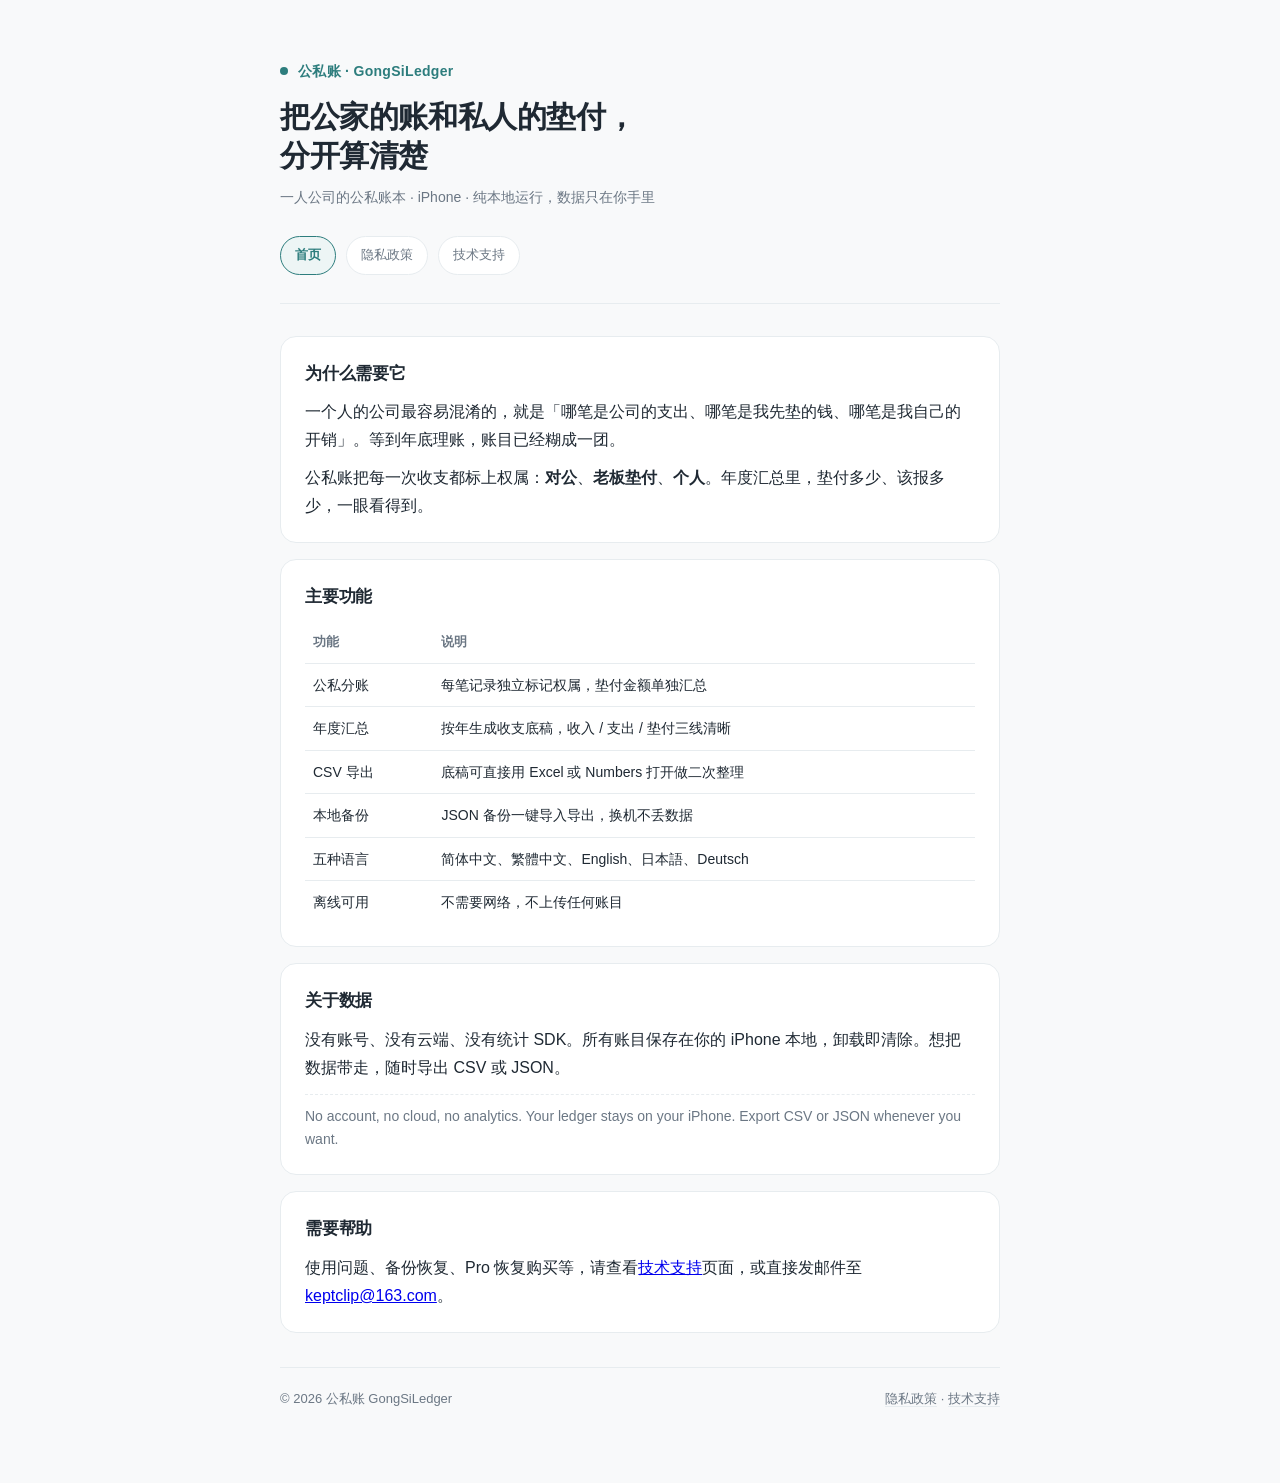
<file: index.html>
<!DOCTYPE html>
<html lang="zh-Hans">
<head>
<meta charset="utf-8">
<meta name="viewport" content="width=device-width, initial-scale=1">
<title>公私账 GongSiLedger · 一人公司的公私账本</title>
<meta name="description" content="公私账（GongSiLedger）：给一人公司用的公私分账记账工具。纯本地运行，不联网、不收集数据，一键导出年度底稿。">
<link rel="stylesheet" href="style.css">
</head>
<body>
<div class="wrap">

  <header>
    <div class="brand"><span class="dot"></span>公私账 · GongSiLedger</div>
    <h1>把公家的账和私人的垫付，<br>分开算清楚</h1>
    <p class="sub">一人公司的公私账本 · iPhone · 纯本地运行，数据只在你手里</p>
    <nav>
      <a href="index.html" class="active">首页</a>
      <a href="privacy.html">隐私政策</a>
      <a href="support.html">技术支持</a>
    </nav>
  </header>

  <section>
    <h2>为什么需要它</h2>
    <p>一个人的公司最容易混淆的，就是「哪笔是公司的支出、哪笔是我先垫的钱、哪笔是我自己的开销」。等到年底理账，账目已经糊成一团。</p>
    <p>公私账把每一次收支都标上权属：<strong>对公</strong>、<strong>老板垫付</strong>、<strong>个人</strong>。年度汇总里，垫付多少、该报多少，一眼看得到。</p>
  </section>

  <section>
    <h2>主要功能</h2>
    <table>
      <tr><th>功能</th><th>说明</th></tr>
      <tr><td>公私分账</td><td>每笔记录独立标记权属，垫付金额单独汇总</td></tr>
      <tr><td>年度汇总</td><td>按年生成收支底稿，收入 / 支出 / 垫付三线清晰</td></tr>
      <tr><td>CSV 导出</td><td>底稿可直接用 Excel 或 Numbers 打开做二次整理</td></tr>
      <tr><td>本地备份</td><td>JSON 备份一键导入导出，换机不丢数据</td></tr>
      <tr><td>五种语言</td><td>简体中文、繁體中文、English、日本語、Deutsch</td></tr>
      <tr><td>离线可用</td><td>不需要网络，不上传任何账目</td></tr>
    </table>
  </section>

  <section>
    <h2>关于数据</h2>
    <p>没有账号、没有云端、没有统计 SDK。所有账目保存在你的 iPhone 本地，卸载即清除。想把数据带走，随时导出 CSV 或 JSON。</p>
    <p class="en">No account, no cloud, no analytics. Your ledger stays on your iPhone. Export CSV or JSON whenever you want.</p>
  </section>

  <section>
    <h2>需要帮助</h2>
    <p>使用问题、备份恢复、Pro 恢复购买等，请查看<a href="support.html">技术支持</a>页面，或直接发邮件至 <a href="mailto:keptclip@163.com">keptclip@163.com</a>。</p>
  </section>

  <footer>
    <span>© 2026 公私账 GongSiLedger</span>
    <span><a href="privacy.html">隐私政策</a> · <a href="support.html">技术支持</a></span>
  </footer>

</div>
</body>
</html>
</file>
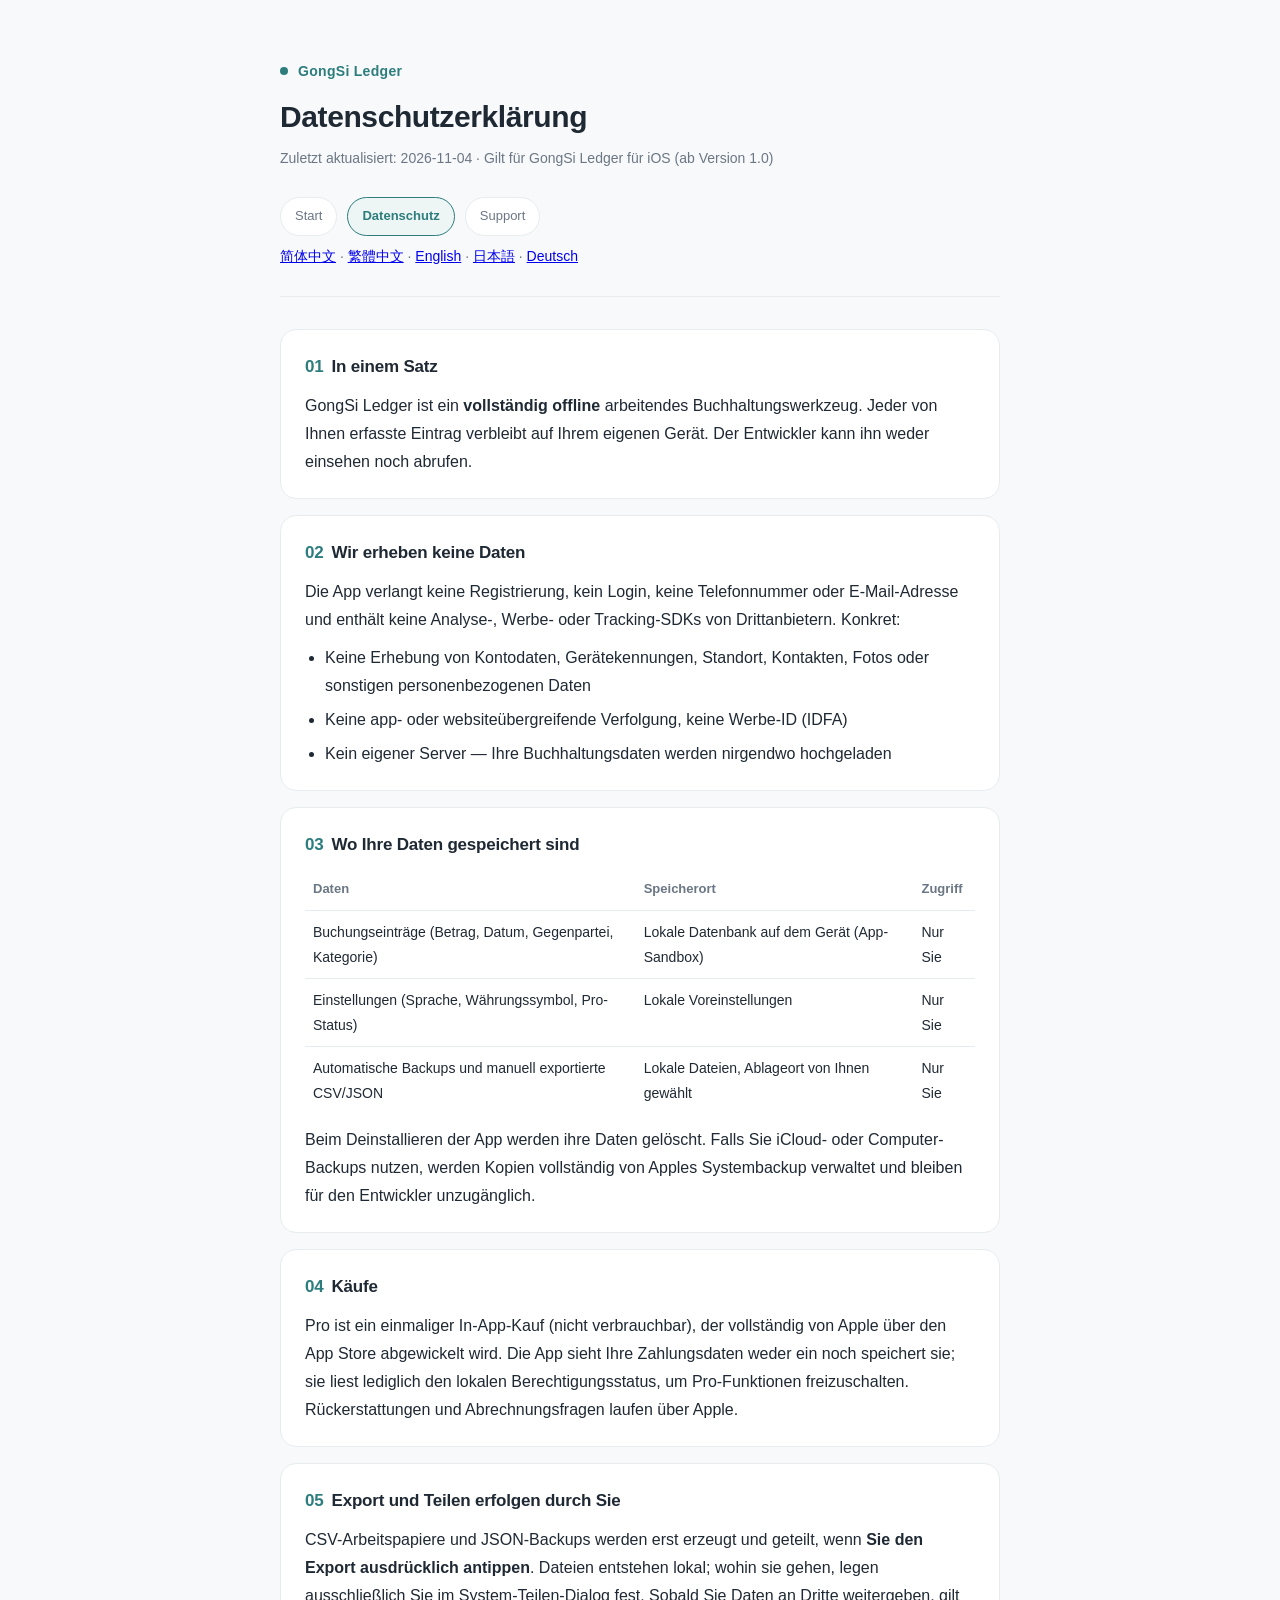
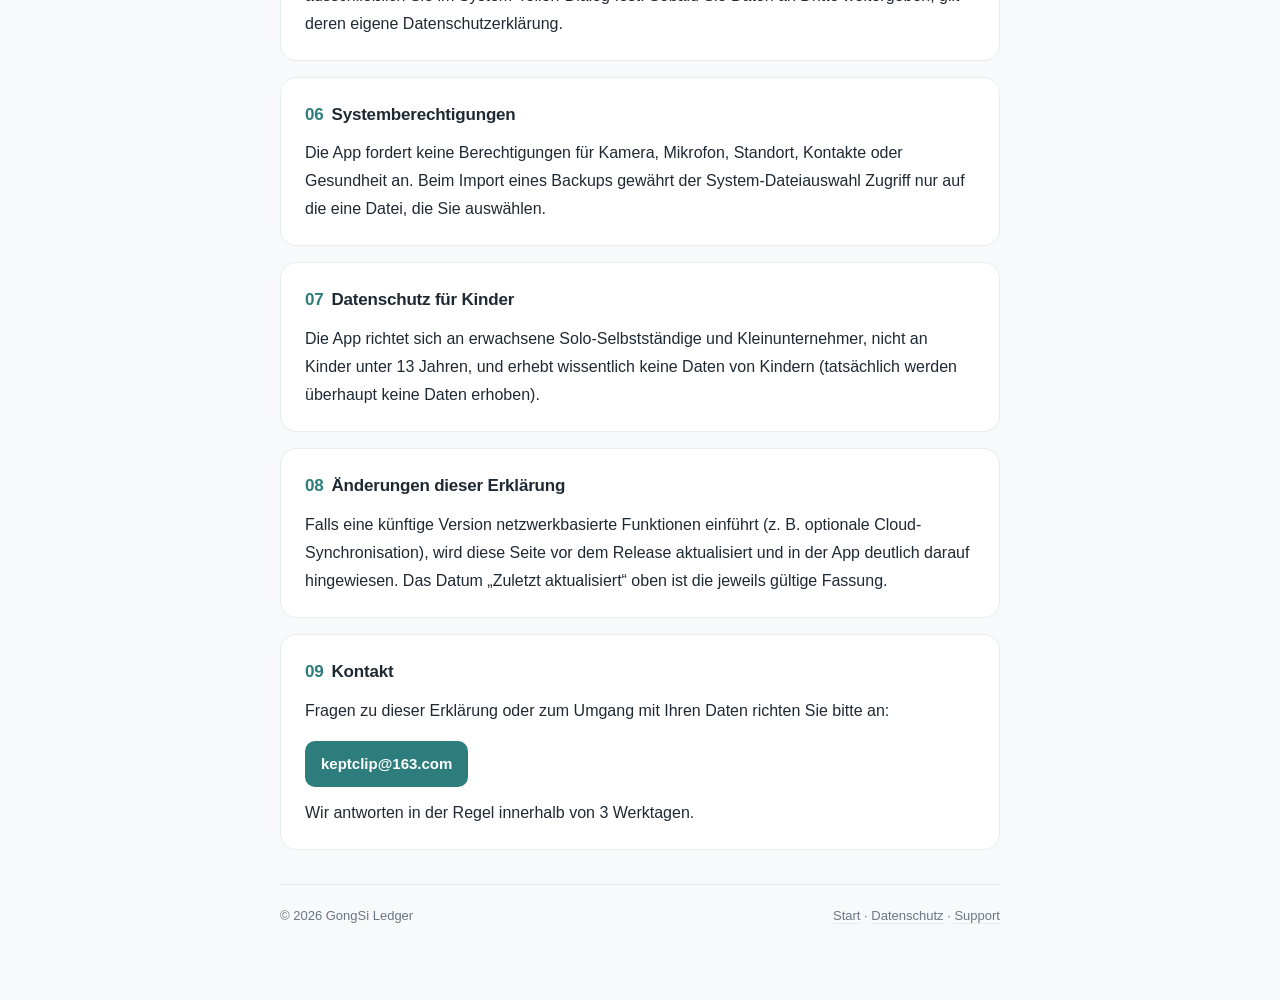
<file: privacy-de.html>
<!DOCTYPE html>
<html lang="de">
<head>
<meta charset="utf-8">
<meta name="viewport" content="width=device-width, initial-scale=1">
<title>Datenschutzerklärung · GongSi Ledger</title>
<meta name="description" content="Datenschutzerklärung von GongSi Ledger: Alle Daten bleiben auf Ihrem Gerät. Keine Erhebung, kein Upload, kein Tracking.">
<link rel="stylesheet" href="style.css">
</head>
<body>
<div class="wrap">

  <header>
    <div class="brand"><span class="dot"></span>GongSi Ledger</div>
    <h1>Datenschutzerklärung</h1>
    <p class="sub">Zuletzt aktualisiert: 2026-11-04 · Gilt für GongSi Ledger für iOS (ab Version 1.0)</p>
    <nav>
      <a href="index.html">Start</a>
      <a href="privacy-de.html" class="active">Datenschutz</a>
      <a href="support-de.html">Support</a>
    </nav>
    <p class="sub" style="margin-top:8px"><a href="privacy.html">简体中文</a> · <a href="privacy-zh-Hant.html">繁體中文</a> · <a href="privacy-en.html">English</a> · <a href="privacy-ja.html">日本語</a> · <a href="privacy-de.html">Deutsch</a></p>
  </header>


  <section>
    <h2><span class="num">01</span>In einem Satz</h2>
    <p>GongSi Ledger ist ein <strong>vollständig offline</strong> arbeitendes Buchhaltungswerkzeug. Jeder von Ihnen erfasste Eintrag verbleibt auf Ihrem eigenen Gerät. Der Entwickler kann ihn weder einsehen noch abrufen.</p>
  </section>
  <section>
    <h2><span class="num">02</span>Wir erheben keine Daten</h2>
    <p>Die App verlangt keine Registrierung, kein Login, keine Telefonnummer oder E-Mail-Adresse und enthält keine Analyse-, Werbe- oder Tracking-SDKs von Drittanbietern. Konkret:</p>
    <ul>
      <li>Keine Erhebung von Kontodaten, Gerätekennungen, Standort, Kontakten, Fotos oder sonstigen personenbezogenen Daten</li>
      <li>Keine app- oder websiteübergreifende Verfolgung, keine Werbe-ID (IDFA)</li>
      <li>Kein eigener Server — Ihre Buchhaltungsdaten werden nirgendwo hochgeladen</li>
    </ul>
  </section>
  <section>
    <h2><span class="num">03</span>Wo Ihre Daten gespeichert sind</h2>
    <table>
      <tr><th>Daten</th><th>Speicherort</th><th>Zugriff</th></tr>
      <tr><td>Buchungseinträge (Betrag, Datum, Gegenpartei, Kategorie)</td><td>Lokale Datenbank auf dem Gerät (App-Sandbox)</td><td>Nur Sie</td></tr>
      <tr><td>Einstellungen (Sprache, Währungssymbol, Pro-Status)</td><td>Lokale Voreinstellungen</td><td>Nur Sie</td></tr>
      <tr><td>Automatische Backups und manuell exportierte CSV/JSON</td><td>Lokale Dateien, Ablageort von Ihnen gewählt</td><td>Nur Sie</td></tr>
    </table>
    <p style="margin-top:12px">Beim Deinstallieren der App werden ihre Daten gelöscht. Falls Sie iCloud- oder Computer-Backups nutzen, werden Kopien vollständig von Apples Systembackup verwaltet und bleiben für den Entwickler unzugänglich.</p>
  </section>
  <section>
    <h2><span class="num">04</span>Käufe</h2>
    <p>Pro ist ein einmaliger In-App-Kauf (nicht verbrauchbar), der vollständig von Apple über den App Store abgewickelt wird. Die App sieht Ihre Zahlungsdaten weder ein noch speichert sie; sie liest lediglich den lokalen Berechtigungsstatus, um Pro-Funktionen freizuschalten. Rückerstattungen und Abrechnungsfragen laufen über Apple.</p>
  </section>
  <section>
    <h2><span class="num">05</span>Export und Teilen erfolgen durch Sie</h2>
    <p>CSV-Arbeitspapiere und JSON-Backups werden erst erzeugt und geteilt, wenn <strong>Sie den Export ausdrücklich antippen</strong>. Dateien entstehen lokal; wohin sie gehen, legen ausschließlich Sie im System-Teilen-Dialog fest. Sobald Sie Daten an Dritte weitergeben, gilt deren eigene Datenschutzerklärung.</p>
  </section>
  <section>
    <h2><span class="num">06</span>Systemberechtigungen</h2>
    <p>Die App fordert keine Berechtigungen für Kamera, Mikrofon, Standort, Kontakte oder Gesundheit an. Beim Import eines Backups gewährt der System-Dateiauswahl Zugriff nur auf die eine Datei, die Sie auswählen.</p>
  </section>
  <section>
    <h2><span class="num">07</span>Datenschutz für Kinder</h2>
    <p>Die App richtet sich an erwachsene Solo-Selbstständige und Kleinunternehmer, nicht an Kinder unter 13 Jahren, und erhebt wissentlich keine Daten von Kindern (tatsächlich werden überhaupt keine Daten erhoben).</p>
  </section>
  <section>
    <h2><span class="num">08</span>Änderungen dieser Erklärung</h2>
    <p>Falls eine künftige Version netzwerkbasierte Funktionen einführt (z. B. optionale Cloud-Synchronisation), wird diese Seite vor dem Release aktualisiert und in der App deutlich darauf hingewiesen. Das Datum „Zuletzt aktualisiert“ oben ist die jeweils gültige Fassung.</p>
  </section>
  <section>
    <h2><span class="num">09</span>Kontakt</h2>
    <p>Fragen zu dieser Erklärung oder zum Umgang mit Ihren Daten richten Sie bitte an:</p>
    <a class="mail" href="mailto:keptclip@163.com">keptclip@163.com</a>
    <p style="margin-top:12px">Wir antworten in der Regel innerhalb von 3 Werktagen.</p>
  </section>


  <footer>
    <span>© 2026 GongSi Ledger</span>
    <span><a href="index.html">Start</a> · <a href="privacy-de.html">Datenschutz</a> · <a href="support-de.html">Support</a></span>
  </footer>

</div>
</body>
</html>
</file>
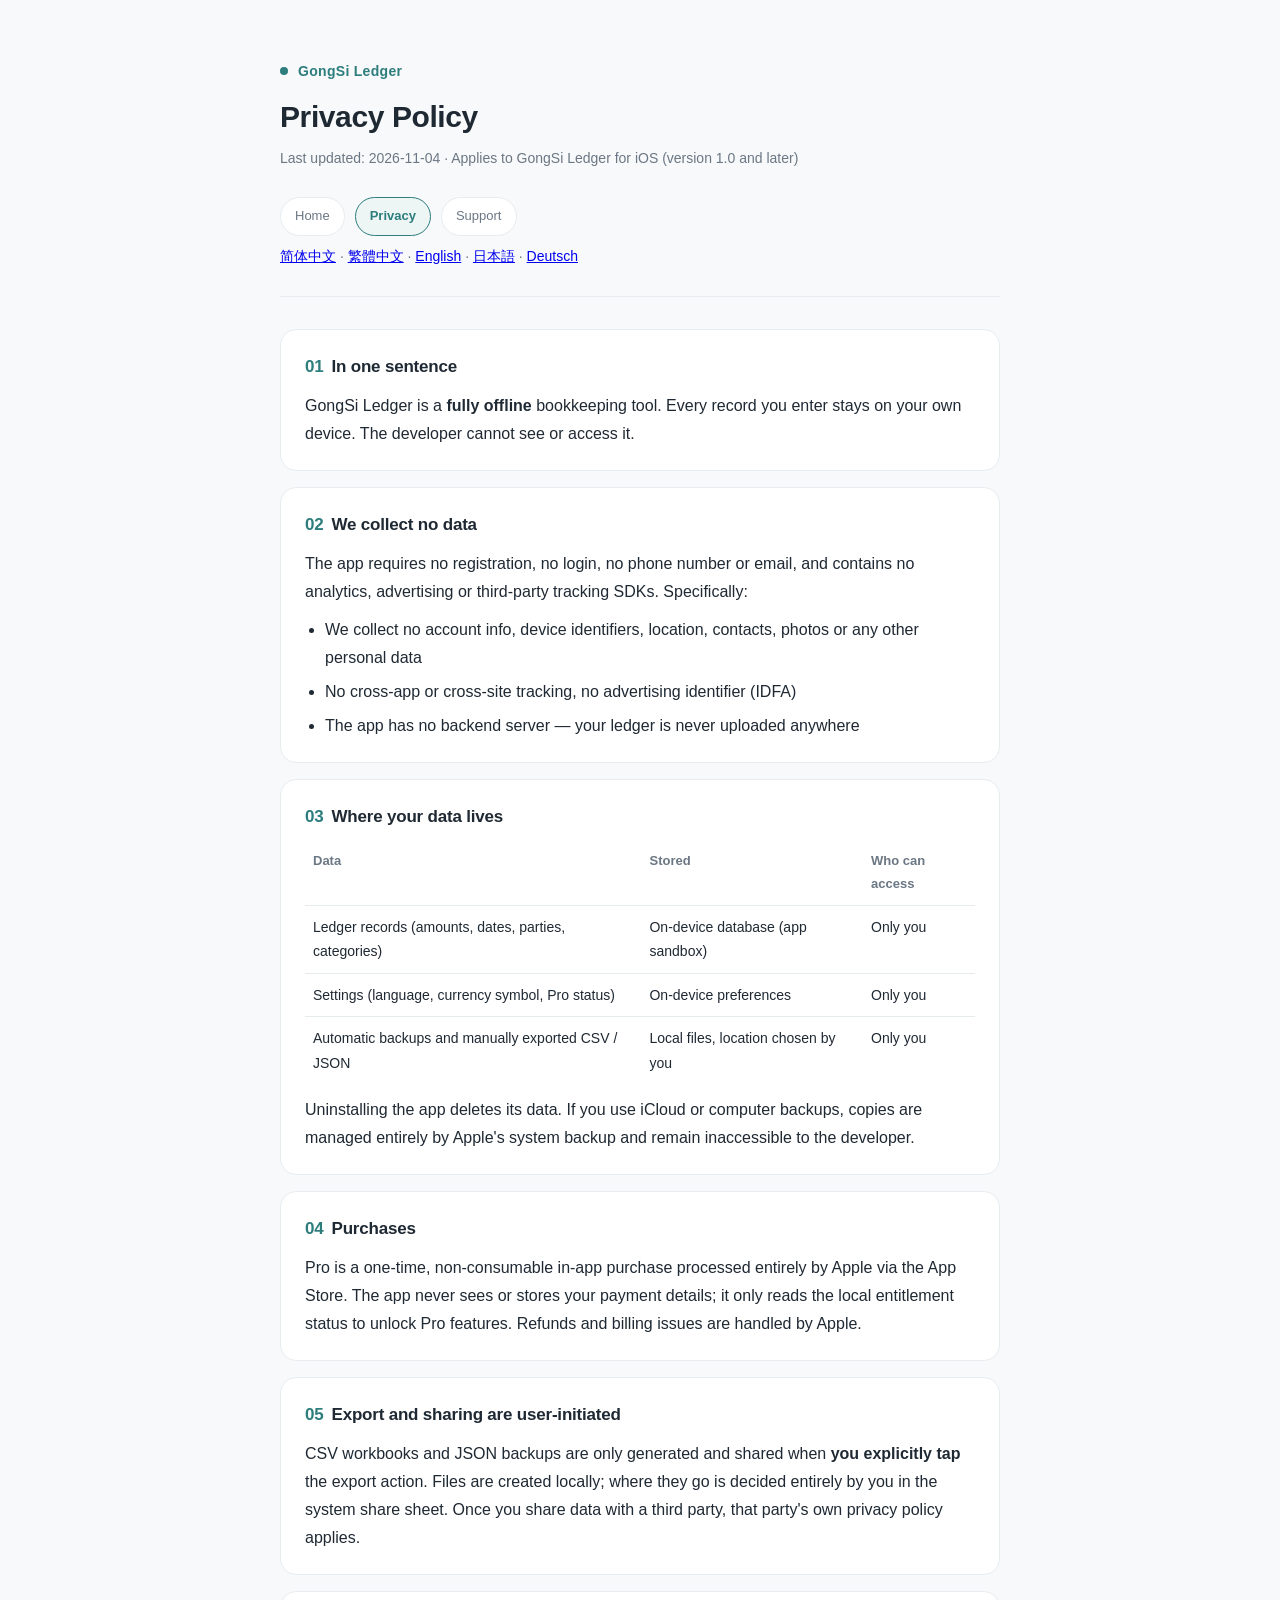
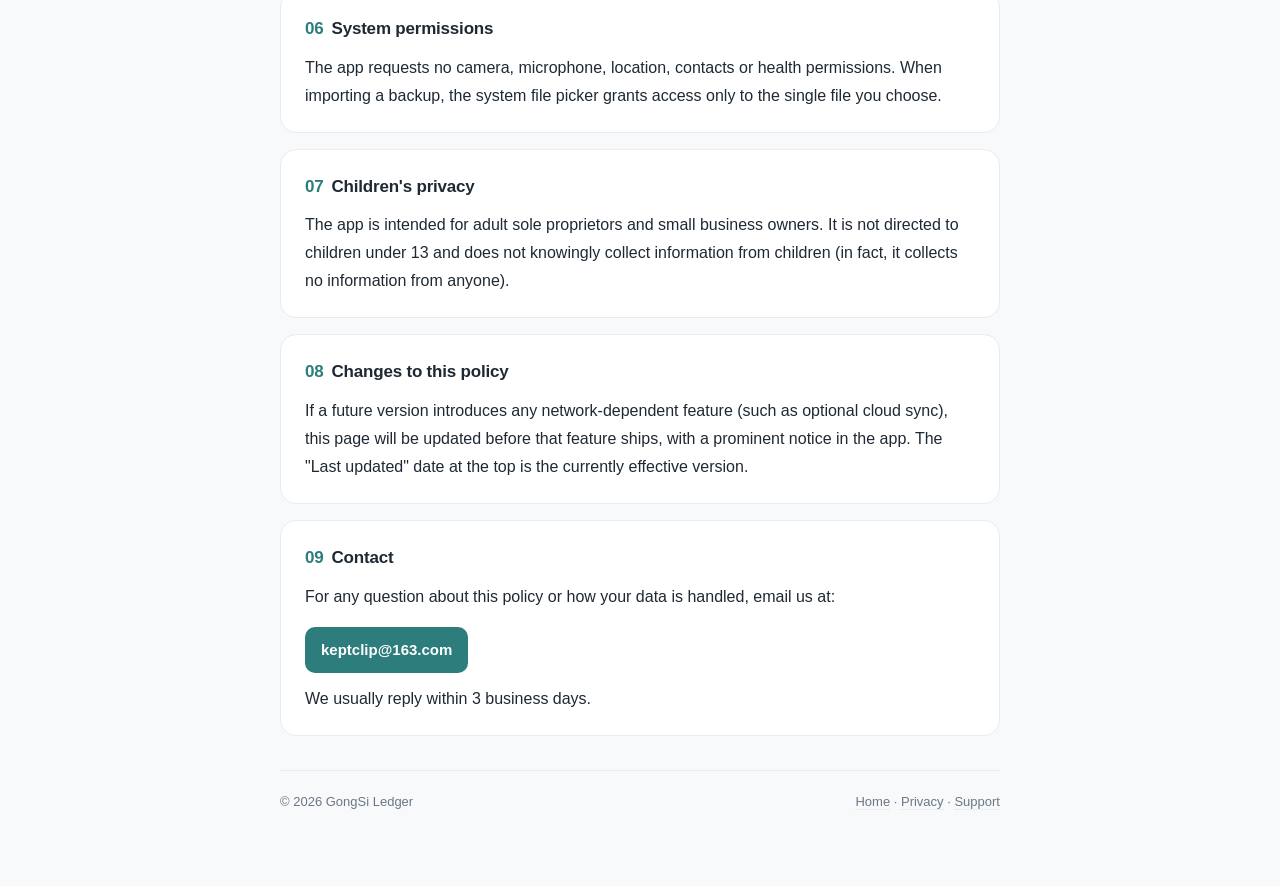
<file: privacy-en.html>
<!DOCTYPE html>
<html lang="en">
<head>
<meta charset="utf-8">
<meta name="viewport" content="width=device-width, initial-scale=1">
<title>Privacy Policy · GongSi Ledger</title>
<meta name="description" content="GongSi Ledger Privacy Policy: all data stays on your device. No collection, no upload, no tracking.">
<link rel="stylesheet" href="style.css">
</head>
<body>
<div class="wrap">

  <header>
    <div class="brand"><span class="dot"></span>GongSi Ledger</div>
    <h1>Privacy Policy</h1>
    <p class="sub">Last updated: 2026-11-04 · Applies to GongSi Ledger for iOS (version 1.0 and later)</p>
    <nav>
      <a href="index.html">Home</a>
      <a href="privacy-en.html" class="active">Privacy</a>
      <a href="support-en.html">Support</a>
    </nav>
    <p class="sub" style="margin-top:8px"><a href="privacy.html">简体中文</a> · <a href="privacy-zh-Hant.html">繁體中文</a> · <a href="privacy-en.html">English</a> · <a href="privacy-ja.html">日本語</a> · <a href="privacy-de.html">Deutsch</a></p>
  </header>


  <section>
    <h2><span class="num">01</span>In one sentence</h2>
    <p>GongSi Ledger is a <strong>fully offline</strong> bookkeeping tool. Every record you enter stays on your own device. The developer cannot see or access it.</p>
  </section>
  <section>
    <h2><span class="num">02</span>We collect no data</h2>
    <p>The app requires no registration, no login, no phone number or email, and contains no analytics, advertising or third-party tracking SDKs. Specifically:</p>
    <ul>
      <li>We collect no account info, device identifiers, location, contacts, photos or any other personal data</li>
      <li>No cross-app or cross-site tracking, no advertising identifier (IDFA)</li>
      <li>The app has no backend server — your ledger is never uploaded anywhere</li>
    </ul>
  </section>
  <section>
    <h2><span class="num">03</span>Where your data lives</h2>
    <table>
      <tr><th>Data</th><th>Stored</th><th>Who can access</th></tr>
      <tr><td>Ledger records (amounts, dates, parties, categories)</td><td>On-device database (app sandbox)</td><td>Only you</td></tr>
      <tr><td>Settings (language, currency symbol, Pro status)</td><td>On-device preferences</td><td>Only you</td></tr>
      <tr><td>Automatic backups and manually exported CSV / JSON</td><td>Local files, location chosen by you</td><td>Only you</td></tr>
    </table>
    <p style="margin-top:12px">Uninstalling the app deletes its data. If you use iCloud or computer backups, copies are managed entirely by Apple's system backup and remain inaccessible to the developer.</p>
  </section>
  <section>
    <h2><span class="num">04</span>Purchases</h2>
    <p>Pro is a one-time, non-consumable in-app purchase processed entirely by Apple via the App Store. The app never sees or stores your payment details; it only reads the local entitlement status to unlock Pro features. Refunds and billing issues are handled by Apple.</p>
  </section>
  <section>
    <h2><span class="num">05</span>Export and sharing are user-initiated</h2>
    <p>CSV workbooks and JSON backups are only generated and shared when <strong>you explicitly tap</strong> the export action. Files are created locally; where they go is decided entirely by you in the system share sheet. Once you share data with a third party, that party's own privacy policy applies.</p>
  </section>
  <section>
    <h2><span class="num">06</span>System permissions</h2>
    <p>The app requests no camera, microphone, location, contacts or health permissions. When importing a backup, the system file picker grants access only to the single file you choose.</p>
  </section>
  <section>
    <h2><span class="num">07</span>Children's privacy</h2>
    <p>The app is intended for adult sole proprietors and small business owners. It is not directed to children under 13 and does not knowingly collect information from children (in fact, it collects no information from anyone).</p>
  </section>
  <section>
    <h2><span class="num">08</span>Changes to this policy</h2>
    <p>If a future version introduces any network-dependent feature (such as optional cloud sync), this page will be updated before that feature ships, with a prominent notice in the app. The "Last updated" date at the top is the currently effective version.</p>
  </section>
  <section>
    <h2><span class="num">09</span>Contact</h2>
    <p>For any question about this policy or how your data is handled, email us at:</p>
    <a class="mail" href="mailto:keptclip@163.com">keptclip@163.com</a>
    <p style="margin-top:12px">We usually reply within 3 business days.</p>
  </section>


  <footer>
    <span>© 2026 GongSi Ledger</span>
    <span><a href="index.html">Home</a> · <a href="privacy-en.html">Privacy</a> · <a href="support-en.html">Support</a></span>
  </footer>

</div>
</body>
</html>
</file>
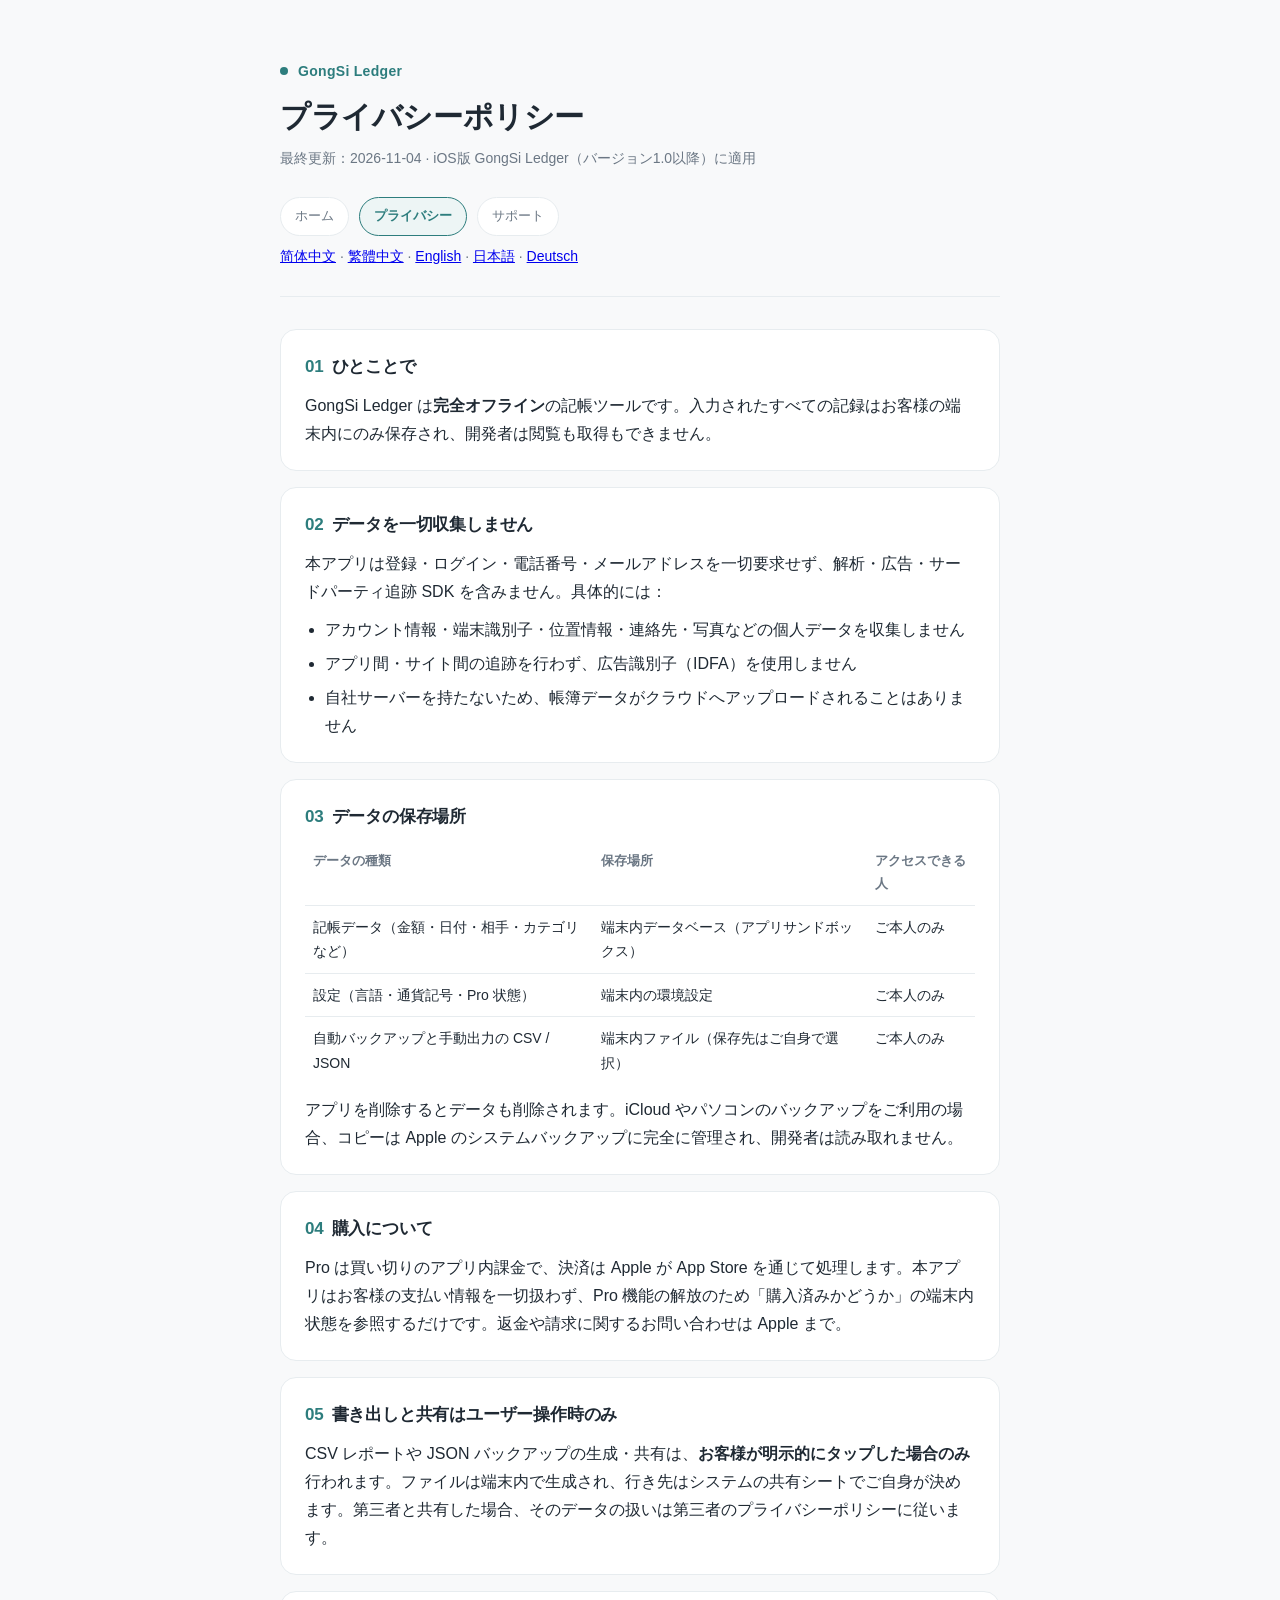
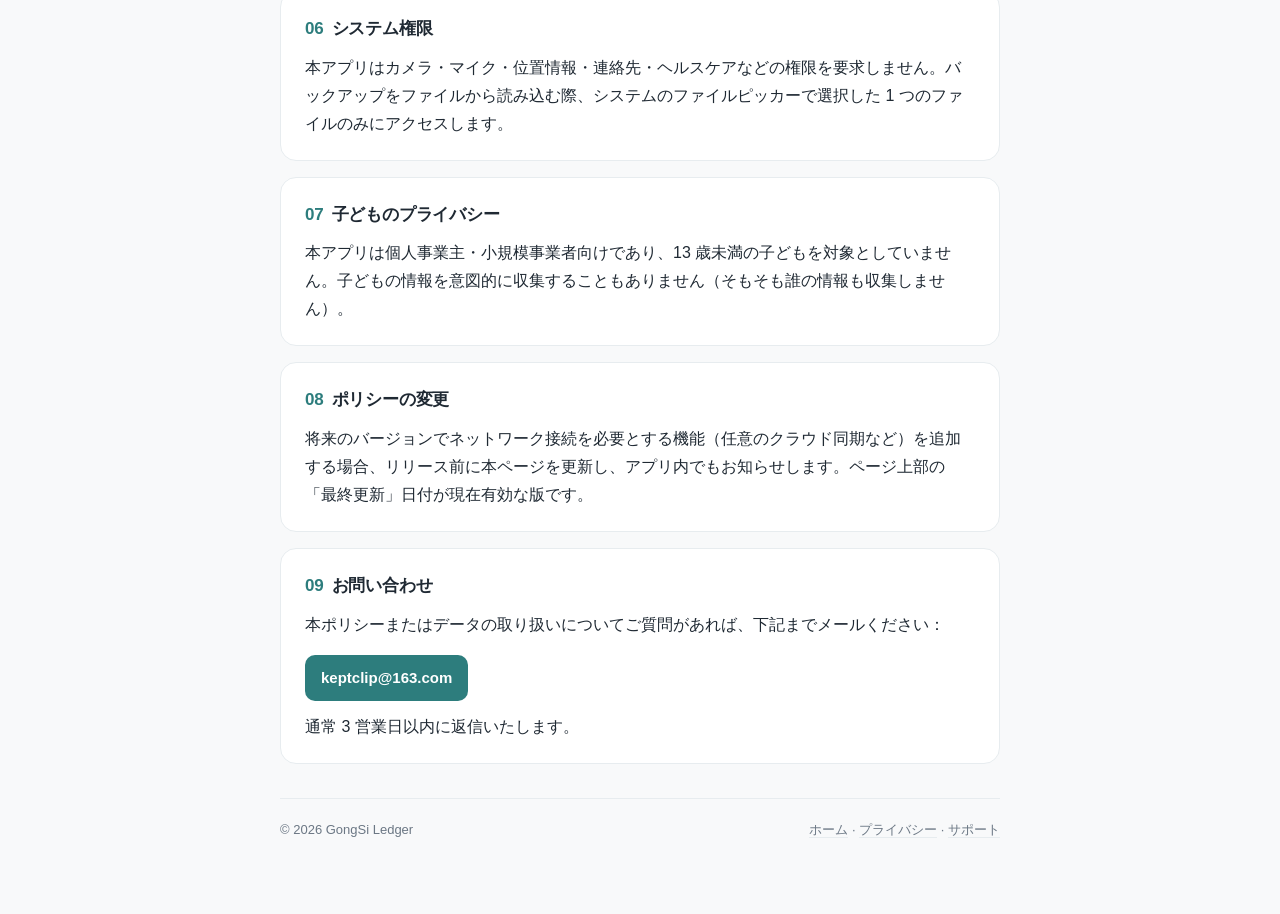
<file: privacy-ja.html>
<!DOCTYPE html>
<html lang="ja">
<head>
<meta charset="utf-8">
<meta name="viewport" content="width=device-width, initial-scale=1">
<title>プライバシーポリシー · GongSi Ledger</title>
<meta name="description" content="GongSi Ledger のプライバシーポリシー：データは端末内のみ。収集なし、アップロードなし、追跡なし。">
<link rel="stylesheet" href="style.css">
</head>
<body>
<div class="wrap">

  <header>
    <div class="brand"><span class="dot"></span>GongSi Ledger</div>
    <h1>プライバシーポリシー</h1>
    <p class="sub">最終更新：2026-11-04 · iOS版 GongSi Ledger（バージョン1.0以降）に適用</p>
    <nav>
      <a href="index.html">ホーム</a>
      <a href="privacy-ja.html" class="active">プライバシー</a>
      <a href="support-ja.html">サポート</a>
    </nav>
    <p class="sub" style="margin-top:8px"><a href="privacy.html">简体中文</a> · <a href="privacy-zh-Hant.html">繁體中文</a> · <a href="privacy-en.html">English</a> · <a href="privacy-ja.html">日本語</a> · <a href="privacy-de.html">Deutsch</a></p>
  </header>


  <section>
    <h2><span class="num">01</span>ひとことで</h2>
    <p>GongSi Ledger は<strong>完全オフライン</strong>の記帳ツールです。入力されたすべての記録はお客様の端末内にのみ保存され、開発者は閲覧も取得もできません。</p>
  </section>
  <section>
    <h2><span class="num">02</span>データを一切収集しません</h2>
    <p>本アプリは登録・ログイン・電話番号・メールアドレスを一切要求せず、解析・広告・サードパーティ追跡 SDK を含みません。具体的には：</p>
    <ul>
      <li>アカウント情報・端末識別子・位置情報・連絡先・写真などの個人データを収集しません</li>
      <li>アプリ間・サイト間の追跡を行わず、広告識別子（IDFA）を使用しません</li>
      <li>自社サーバーを持たないため、帳簿データがクラウドへアップロードされることはありません</li>
    </ul>
  </section>
  <section>
    <h2><span class="num">03</span>データの保存場所</h2>
    <table>
      <tr><th>データの種類</th><th>保存場所</th><th>アクセスできる人</th></tr>
      <tr><td>記帳データ（金額・日付・相手・カテゴリなど）</td><td>端末内データベース（アプリサンドボックス）</td><td>ご本人のみ</td></tr>
      <tr><td>設定（言語・通貨記号・Pro 状態）</td><td>端末内の環境設定</td><td>ご本人のみ</td></tr>
      <tr><td>自動バックアップと手動出力の CSV / JSON</td><td>端末内ファイル（保存先はご自身で選択）</td><td>ご本人のみ</td></tr>
    </table>
    <p style="margin-top:12px">アプリを削除するとデータも削除されます。iCloud やパソコンのバックアップをご利用の場合、コピーは Apple のシステムバックアップに完全に管理され、開発者は読み取れません。</p>
  </section>
  <section>
    <h2><span class="num">04</span>購入について</h2>
    <p>Pro は買い切りのアプリ内課金で、決済は Apple が App Store を通じて処理します。本アプリはお客様の支払い情報を一切扱わず、Pro 機能の解放のため「購入済みかどうか」の端末内状態を参照するだけです。返金や請求に関するお問い合わせは Apple まで。</p>
  </section>
  <section>
    <h2><span class="num">05</span>書き出しと共有はユーザー操作時のみ</h2>
    <p>CSV レポートや JSON バックアップの生成・共有は、<strong>お客様が明示的にタップした場合のみ</strong>行われます。ファイルは端末内で生成され、行き先はシステムの共有シートでご自身が決めます。第三者と共有した場合、そのデータの扱いは第三者のプライバシーポリシーに従います。</p>
  </section>
  <section>
    <h2><span class="num">06</span>システム権限</h2>
    <p>本アプリはカメラ・マイク・位置情報・連絡先・ヘルスケアなどの権限を要求しません。バックアップをファイルから読み込む際、システムのファイルピッカーで選択した 1 つのファイルのみにアクセスします。</p>
  </section>
  <section>
    <h2><span class="num">07</span>子どものプライバシー</h2>
    <p>本アプリは個人事業主・小規模事業者向けであり、13 歳未満の子どもを対象としていません。子どもの情報を意図的に収集することもありません（そもそも誰の情報も収集しません）。</p>
  </section>
  <section>
    <h2><span class="num">08</span>ポリシーの変更</h2>
    <p>将来のバージョンでネットワーク接続を必要とする機能（任意のクラウド同期など）を追加する場合、リリース前に本ページを更新し、アプリ内でもお知らせします。ページ上部の「最終更新」日付が現在有効な版です。</p>
  </section>
  <section>
    <h2><span class="num">09</span>お問い合わせ</h2>
    <p>本ポリシーまたはデータの取り扱いについてご質問があれば、下記までメールください：</p>
    <a class="mail" href="mailto:keptclip@163.com">keptclip@163.com</a>
    <p style="margin-top:12px">通常 3 営業日以内に返信いたします。</p>
  </section>


  <footer>
    <span>© 2026 GongSi Ledger</span>
    <span><a href="index.html">ホーム</a> · <a href="privacy-ja.html">プライバシー</a> · <a href="support-ja.html">サポート</a></span>
  </footer>

</div>
</body>
</html>
</file>
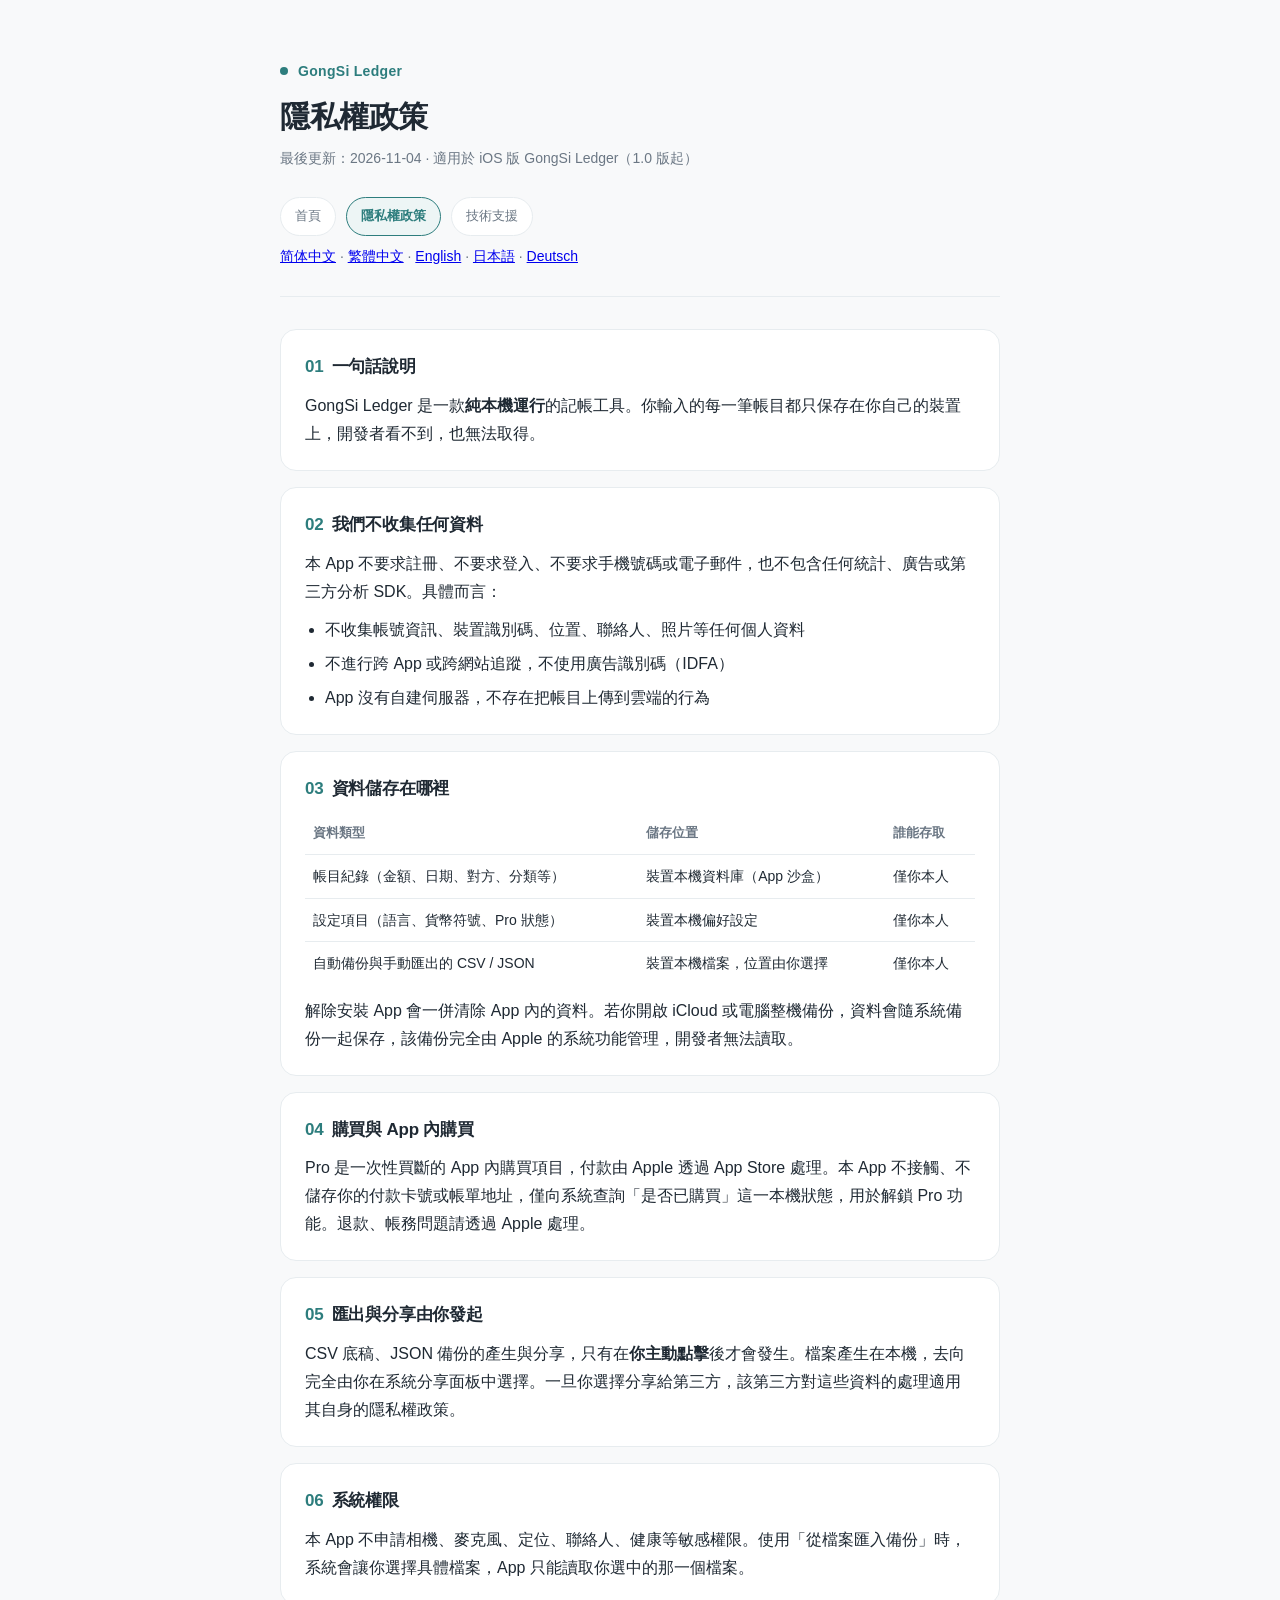
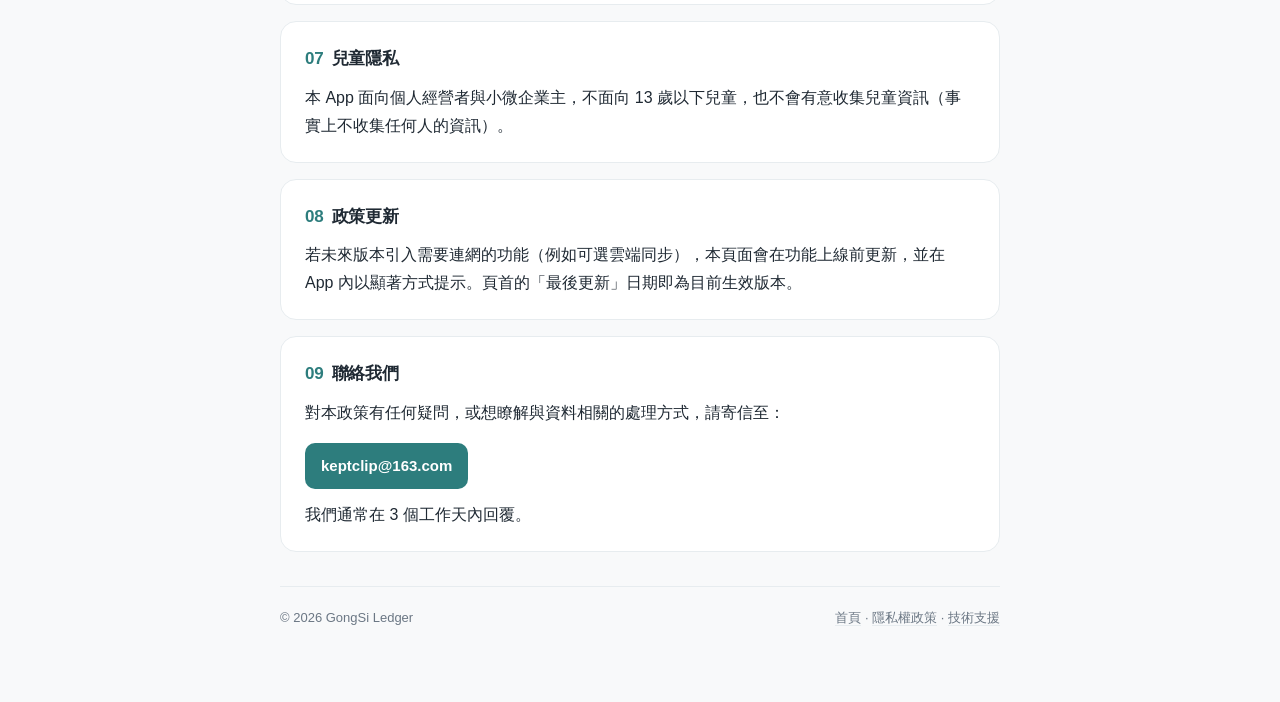
<file: privacy-zh-Hant.html>
<!DOCTYPE html>
<html lang="zh-Hant">
<head>
<meta charset="utf-8">
<meta name="viewport" content="width=device-width, initial-scale=1">
<title>隱私權政策 · GongSi Ledger</title>
<meta name="description" content="GongSi Ledger 隱私權政策：資料全部保存在你的裝置本機，不收集、不上傳、不追蹤。">
<link rel="stylesheet" href="style.css">
</head>
<body>
<div class="wrap">

  <header>
    <div class="brand"><span class="dot"></span>GongSi Ledger</div>
    <h1>隱私權政策</h1>
    <p class="sub">最後更新：2026-11-04 · 適用於 iOS 版 GongSi Ledger（1.0 版起）</p>
    <nav>
      <a href="index.html">首頁</a>
      <a href="privacy-zh-Hant.html" class="active">隱私權政策</a>
      <a href="support-zh-Hant.html">技術支援</a>
    </nav>
    <p class="sub" style="margin-top:8px"><a href="privacy.html">简体中文</a> · <a href="privacy-zh-Hant.html">繁體中文</a> · <a href="privacy-en.html">English</a> · <a href="privacy-ja.html">日本語</a> · <a href="privacy-de.html">Deutsch</a></p>
  </header>


  <section>
    <h2><span class="num">01</span>一句話說明</h2>
    <p>GongSi Ledger 是一款<strong>純本機運行</strong>的記帳工具。你輸入的每一筆帳目都只保存在你自己的裝置上，開發者看不到，也無法取得。</p>
  </section>
  <section>
    <h2><span class="num">02</span>我們不收集任何資料</h2>
    <p>本 App 不要求註冊、不要求登入、不要求手機號碼或電子郵件，也不包含任何統計、廣告或第三方分析 SDK。具體而言：</p>
    <ul>
      <li>不收集帳號資訊、裝置識別碼、位置、聯絡人、照片等任何個人資料</li>
      <li>不進行跨 App 或跨網站追蹤，不使用廣告識別碼（IDFA）</li>
      <li>App 沒有自建伺服器，不存在把帳目上傳到雲端的行為</li>
    </ul>
  </section>
  <section>
    <h2><span class="num">03</span>資料儲存在哪裡</h2>
    <table>
      <tr><th>資料類型</th><th>儲存位置</th><th>誰能存取</th></tr>
      <tr><td>帳目紀錄（金額、日期、對方、分類等）</td><td>裝置本機資料庫（App 沙盒）</td><td>僅你本人</td></tr>
      <tr><td>設定項目（語言、貨幣符號、Pro 狀態）</td><td>裝置本機偏好設定</td><td>僅你本人</td></tr>
      <tr><td>自動備份與手動匯出的 CSV / JSON</td><td>裝置本機檔案，位置由你選擇</td><td>僅你本人</td></tr>
    </table>
    <p style="margin-top:12px">解除安裝 App 會一併清除 App 內的資料。若你開啟 iCloud 或電腦整機備份，資料會隨系統備份一起保存，該備份完全由 Apple 的系統功能管理，開發者無法讀取。</p>
  </section>
  <section>
    <h2><span class="num">04</span>購買與 App 內購買</h2>
    <p>Pro 是一次性買斷的 App 內購買項目，付款由 Apple 透過 App Store 處理。本 App 不接觸、不儲存你的付款卡號或帳單地址，僅向系統查詢「是否已購買」這一本機狀態，用於解鎖 Pro 功能。退款、帳務問題請透過 Apple 處理。</p>
  </section>
  <section>
    <h2><span class="num">05</span>匯出與分享由你發起</h2>
    <p>CSV 底稿、JSON 備份的產生與分享，只有在<strong>你主動點擊</strong>後才會發生。檔案產生在本機，去向完全由你在系統分享面板中選擇。一旦你選擇分享給第三方，該第三方對這些資料的處理適用其自身的隱私權政策。</p>
  </section>
  <section>
    <h2><span class="num">06</span>系統權限</h2>
    <p>本 App 不申請相機、麥克風、定位、聯絡人、健康等敏感權限。使用「從檔案匯入備份」時，系統會讓你選擇具體檔案，App 只能讀取你選中的那一個檔案。</p>
  </section>
  <section>
    <h2><span class="num">07</span>兒童隱私</h2>
    <p>本 App 面向個人經營者與小微企業主，不面向 13 歲以下兒童，也不會有意收集兒童資訊（事實上不收集任何人的資訊）。</p>
  </section>
  <section>
    <h2><span class="num">08</span>政策更新</h2>
    <p>若未來版本引入需要連網的功能（例如可選雲端同步），本頁面會在功能上線前更新，並在 App 內以顯著方式提示。頁首的「最後更新」日期即為目前生效版本。</p>
  </section>
  <section>
    <h2><span class="num">09</span>聯絡我們</h2>
    <p>對本政策有任何疑問，或想瞭解與資料相關的處理方式，請寄信至：</p>
    <a class="mail" href="mailto:keptclip@163.com">keptclip@163.com</a>
    <p style="margin-top:12px">我們通常在 3 個工作天內回覆。</p>
  </section>


  <footer>
    <span>© 2026 GongSi Ledger</span>
    <span><a href="index.html">首頁</a> · <a href="privacy-zh-Hant.html">隱私權政策</a> · <a href="support-zh-Hant.html">技術支援</a></span>
  </footer>

</div>
</body>
</html>
</file>
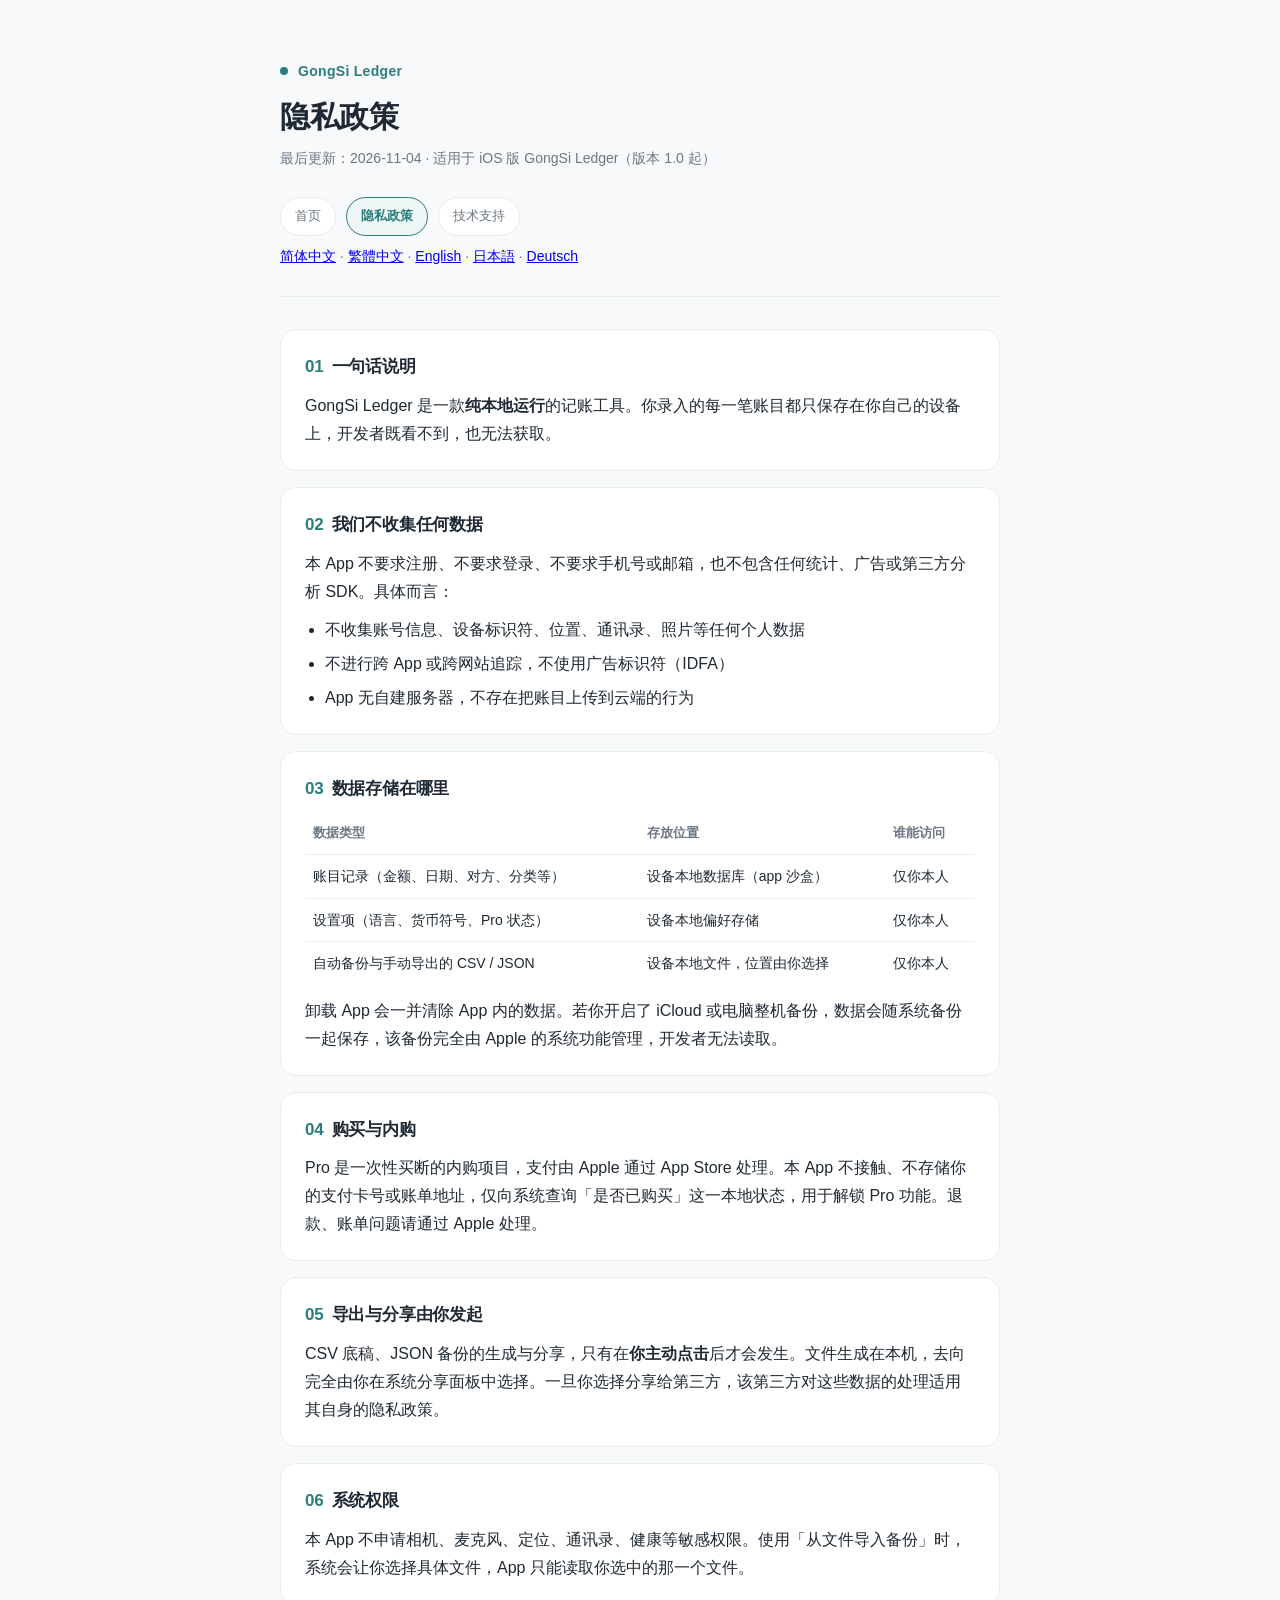
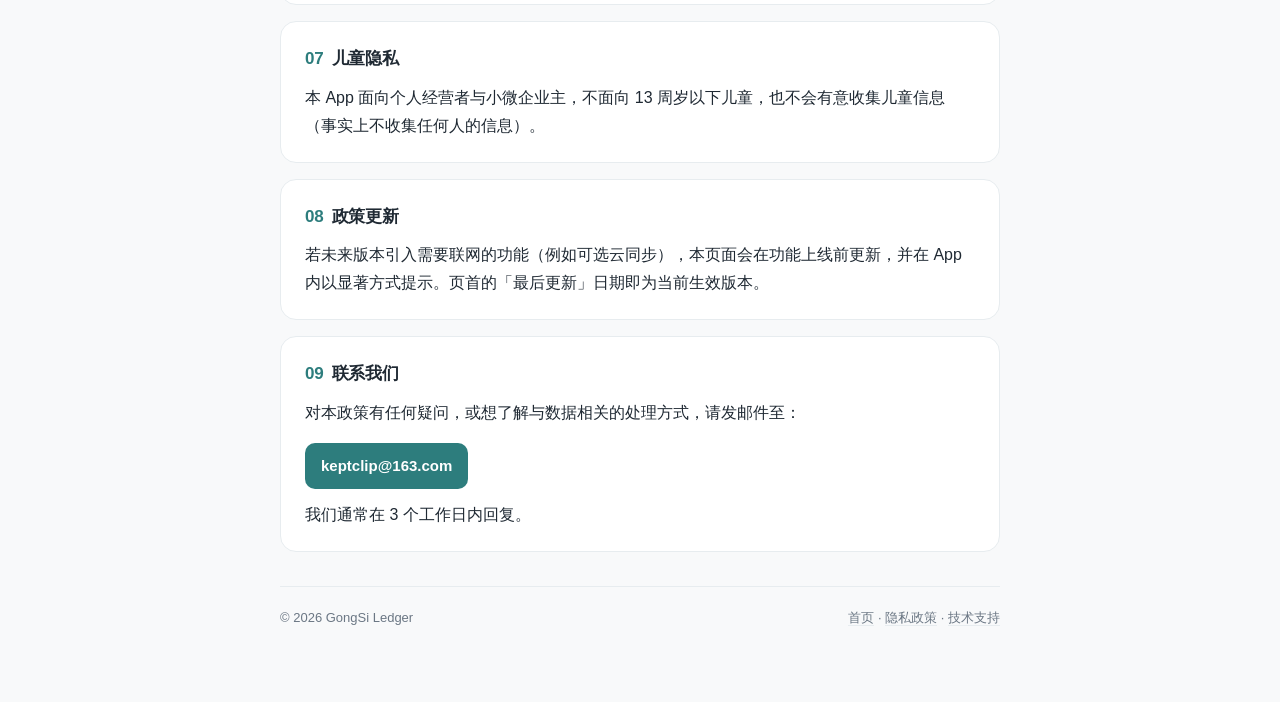
<file: privacy.html>
<!DOCTYPE html>
<html lang="zh-Hans">
<head>
<meta charset="utf-8">
<meta name="viewport" content="width=device-width, initial-scale=1">
<title>隐私政策 · GongSi Ledger</title>
<meta name="description" content="GongSi Ledger 隐私政策：数据全部保存在你的设备本地，不收集、不上传、不追踪。">
<link rel="stylesheet" href="style.css">
</head>
<body>
<div class="wrap">

  <header>
    <div class="brand"><span class="dot"></span>GongSi Ledger</div>
    <h1>隐私政策</h1>
    <p class="sub">最后更新：2026-11-04 · 适用于 iOS 版 GongSi Ledger（版本 1.0 起）</p>
    <nav>
      <a href="index.html">首页</a>
      <a href="privacy.html" class="active">隐私政策</a>
      <a href="support.html">技术支持</a>
    </nav>
    <p class="sub" style="margin-top:8px"><a href="privacy.html">简体中文</a> · <a href="privacy-zh-Hant.html">繁體中文</a> · <a href="privacy-en.html">English</a> · <a href="privacy-ja.html">日本語</a> · <a href="privacy-de.html">Deutsch</a></p>
  </header>


  <section>
    <h2><span class="num">01</span>一句话说明</h2>
    <p>GongSi Ledger 是一款<strong>纯本地运行</strong>的记账工具。你录入的每一笔账目都只保存在你自己的设备上，开发者既看不到，也无法获取。</p>
  </section>
  <section>
    <h2><span class="num">02</span>我们不收集任何数据</h2>
    <p>本 App 不要求注册、不要求登录、不要求手机号或邮箱，也不包含任何统计、广告或第三方分析 SDK。具体而言：</p>
    <ul>
      <li>不收集账号信息、设备标识符、位置、通讯录、照片等任何个人数据</li>
      <li>不进行跨 App 或跨网站追踪，不使用广告标识符（IDFA）</li>
      <li>App 无自建服务器，不存在把账目上传到云端的行为</li>
    </ul>
  </section>
  <section>
    <h2><span class="num">03</span>数据存储在哪里</h2>
    <table>
      <tr><th>数据类型</th><th>存放位置</th><th>谁能访问</th></tr>
      <tr><td>账目记录（金额、日期、对方、分类等）</td><td>设备本地数据库（app 沙盒）</td><td>仅你本人</td></tr>
      <tr><td>设置项（语言、货币符号、Pro 状态）</td><td>设备本地偏好存储</td><td>仅你本人</td></tr>
      <tr><td>自动备份与手动导出的 CSV / JSON</td><td>设备本地文件，位置由你选择</td><td>仅你本人</td></tr>
    </table>
    <p style="margin-top:12px">卸载 App 会一并清除 App 内的数据。若你开启了 iCloud 或电脑整机备份，数据会随系统备份一起保存，该备份完全由 Apple 的系统功能管理，开发者无法读取。</p>
  </section>
  <section>
    <h2><span class="num">04</span>购买与内购</h2>
    <p>Pro 是一次性买断的内购项目，支付由 Apple 通过 App Store 处理。本 App 不接触、不存储你的支付卡号或账单地址，仅向系统查询「是否已购买」这一本地状态，用于解锁 Pro 功能。退款、账单问题请通过 Apple 处理。</p>
  </section>
  <section>
    <h2><span class="num">05</span>导出与分享由你发起</h2>
    <p>CSV 底稿、JSON 备份的生成与分享，只有在<strong>你主动点击</strong>后才会发生。文件生成在本机，去向完全由你在系统分享面板中选择。一旦你选择分享给第三方，该第三方对这些数据的处理适用其自身的隐私政策。</p>
  </section>
  <section>
    <h2><span class="num">06</span>系统权限</h2>
    <p>本 App 不申请相机、麦克风、定位、通讯录、健康等敏感权限。使用「从文件导入备份」时，系统会让你选择具体文件，App 只能读取你选中的那一个文件。</p>
  </section>
  <section>
    <h2><span class="num">07</span>儿童隐私</h2>
    <p>本 App 面向个人经营者与小微企业主，不面向 13 周岁以下儿童，也不会有意收集儿童信息（事实上不收集任何人的信息）。</p>
  </section>
  <section>
    <h2><span class="num">08</span>政策更新</h2>
    <p>若未来版本引入需要联网的功能（例如可选云同步），本页面会在功能上线前更新，并在 App 内以显著方式提示。页首的「最后更新」日期即为当前生效版本。</p>
  </section>
  <section>
    <h2><span class="num">09</span>联系我们</h2>
    <p>对本政策有任何疑问，或想了解与数据相关的处理方式，请发邮件至：</p>
    <a class="mail" href="mailto:keptclip@163.com">keptclip@163.com</a>
    <p style="margin-top:12px">我们通常在 3 个工作日内回复。</p>
  </section>


  <footer>
    <span>© 2026 GongSi Ledger</span>
    <span><a href="index.html">首页</a> · <a href="privacy.html">隐私政策</a> · <a href="support.html">技术支持</a></span>
  </footer>

</div>
</body>
</html>
</file>
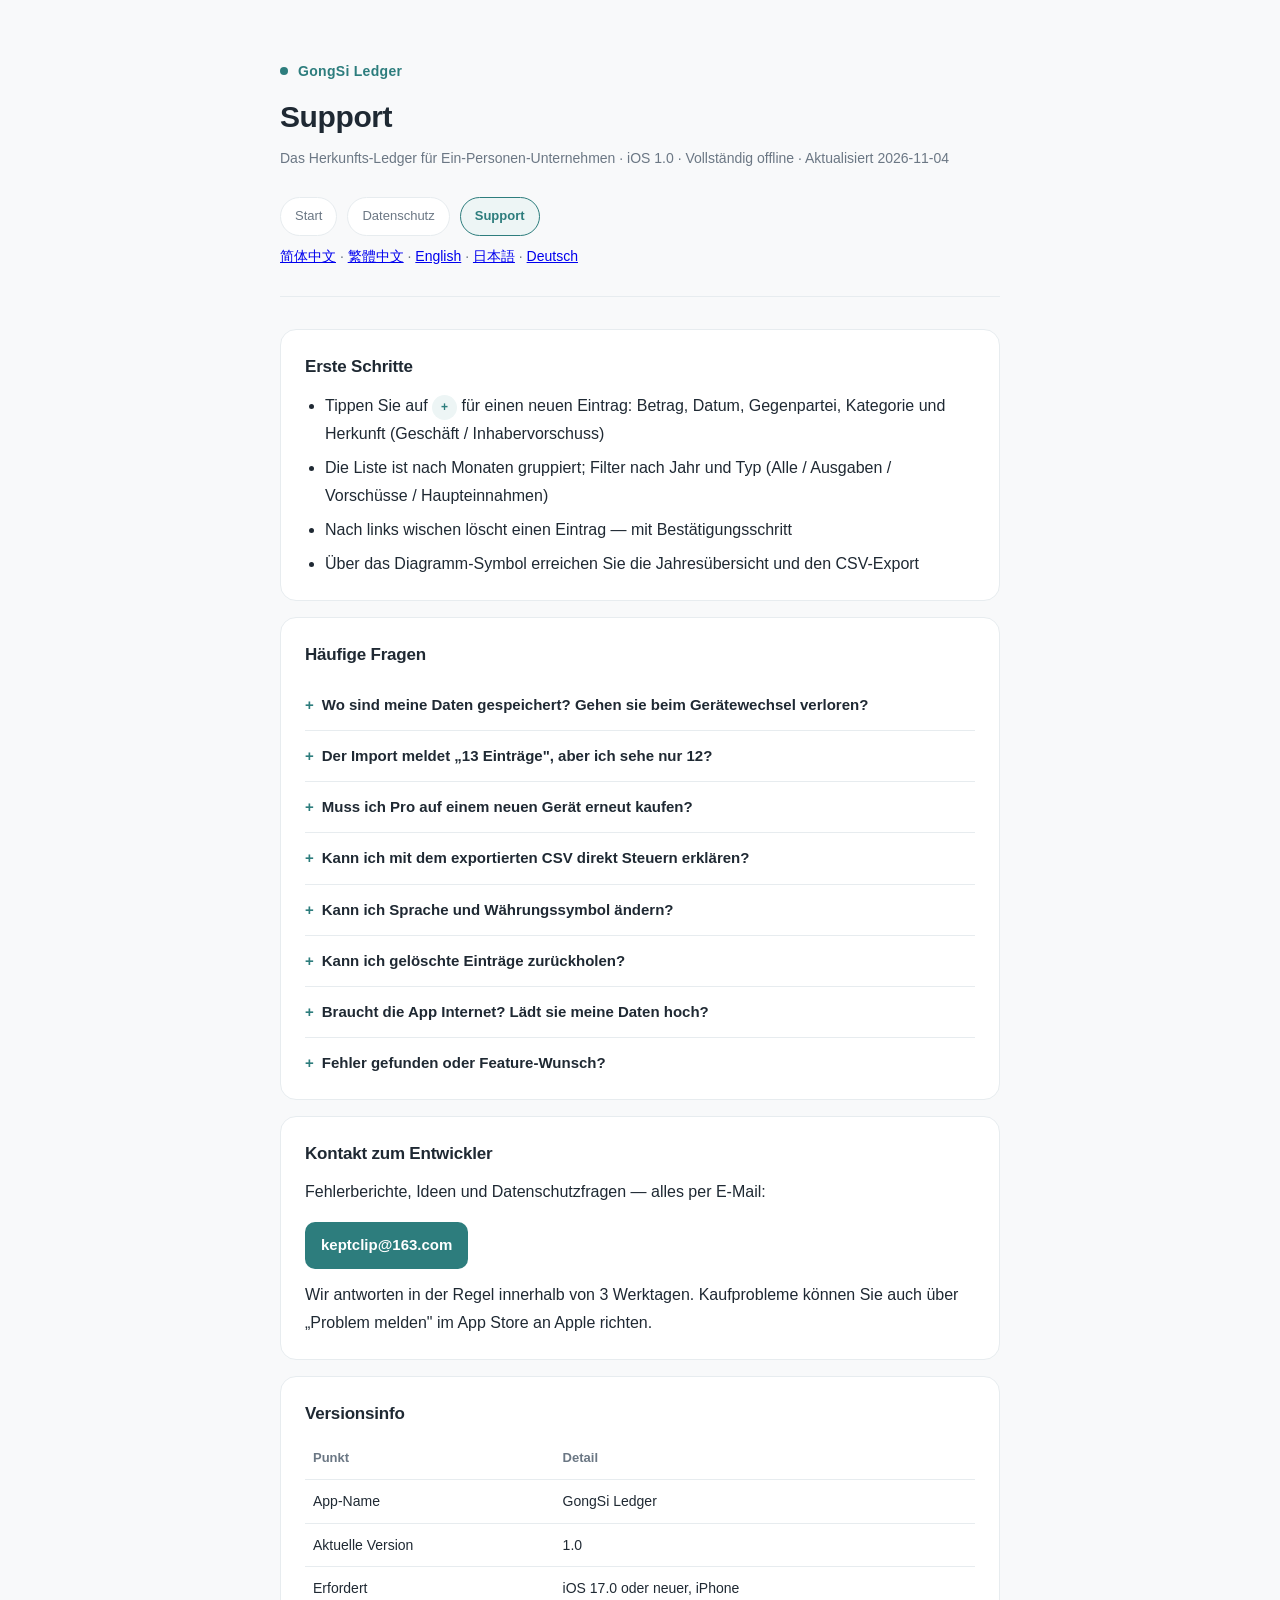
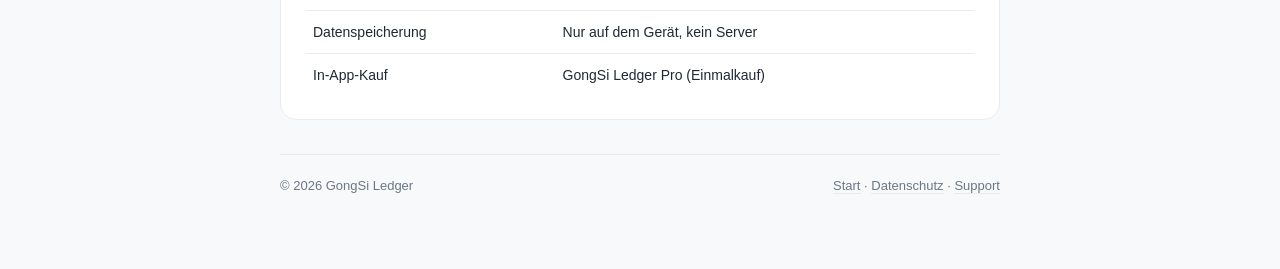
<file: support-de.html>
<!DOCTYPE html>
<html lang="de">
<head>
<meta charset="utf-8">
<meta name="viewport" content="width=device-width, initial-scale=1">
<title>Support · GongSi Ledger</title>
<meta name="description" content="GongSi Ledger Support: FAQ, Backup & Wiederherstellung, Pro-Käufe, Kontakt.">
<link rel="stylesheet" href="style.css">
</head>
<body>
<div class="wrap">

  <header>
    <div class="brand"><span class="dot"></span>GongSi Ledger</div>
    <h1>Support</h1>
    <p class="sub">Das Herkunfts-Ledger für Ein-Personen-Unternehmen · iOS 1.0 · Vollständig offline · Aktualisiert 2026-11-04</p>
    <nav>
      <a href="index.html">Start</a>
      <a href="privacy-de.html">Datenschutz</a>
      <a href="support-de.html" class="active">Support</a>
    </nav>
    <p class="sub" style="margin-top:8px"><a href="support.html">简体中文</a> · <a href="support-zh-Hant.html">繁體中文</a> · <a href="support-en.html">English</a> · <a href="support-ja.html">日本語</a> · <a href="support-de.html">Deutsch</a></p>
  </header>


  <section>
    <h2>Erste Schritte</h2>
    <ul>
      <li>Tippen Sie auf <span class="badge">+</span> für einen neuen Eintrag: Betrag, Datum, Gegenpartei, Kategorie und Herkunft (Geschäft / Inhabervorschuss)</li>
      <li>Die Liste ist nach Monaten gruppiert; Filter nach Jahr und Typ (Alle / Ausgaben / Vorschüsse / Haupteinnahmen)</li>
      <li>Nach links wischen löscht einen Eintrag — mit Bestätigungsschritt</li>
      <li>Über das Diagramm-Symbol erreichen Sie die Jahresübersicht und den CSV-Export</li>
    </ul>
  </section>
  <section>
    <h2>Häufige Fragen</h2>
    <div class="faq">
      <details><summary>Wo sind meine Daten gespeichert? Gehen sie beim Gerätewechsel verloren?</summary>
        <div class="answer">Alles bleibt auf dem Gerät — nichts wird hochgeladen. Exportieren Sie vor dem Wechsel ein JSON-Backup unter „Einstellungen → Lokales Backup" und importieren Sie es auf dem neuen Gerät unter „Einstellungen → Backup wiederherstellen". Monatliche Exporte werden empfohlen.</div></details>
      <details><summary>Der Import meldet „13 Einträge", aber ich sehe nur 12?</summary>
        <div class="answer">Das Backup enthält Einträge <strong>aller Jahre</strong>, die Liste zeigt nur das gewählte Jahr. Wechseln Sie zum passenden Jahr — oder zu „Alle". Es sind keine Daten verloren gegangen.</div></details>
      <details><summary>Muss ich Pro auf einem neuen Gerät erneut kaufen?</summary>
        <div class="answer">Nein. Pro ist ein Einmalkauf. Tippen Sie auf dem Bezahlfenster auf „Käufe wiederherstellen" — mit derselben Apple ID, mit der Sie gekauft haben.</div></details>
      <details><summary>Kann ich mit dem exportierten CSV direkt Steuern erklären?</summary>
        <div class="answer">Nein. GongSi Ledger ordnet Daten; es ist kein Steuerberater. Der Export ist aufbereitetes Rohmaterial — offizielle Erklärungen sollten von einem Steuerberater geprüft werden.</div></details>
      <details><summary>Kann ich Sprache und Währungssymbol ändern?</summary>
        <div class="answer">Ja. In den Einstellungen stehen Vereinfachtes Chinesisch, traditionelles Chinesisch, Englisch, Japanisch und Deutsch zur Wahl; das Währungssymbol ist frei konfigurierbar. Ein Wechsel ändert keine Daten.</div></details>
      <details><summary>Kann ich gelöschte Einträge zurückholen?</summary>
        <div class="answer">Das Löschen in der App ist endgültig, aber nach jeder Änderung wird ein automatisches Backup gespeichert — unter „Einstellungen → Lokales Backup" einsehen und wiederherstellen.</div></details>
      <details><summary>Braucht die App Internet? Lädt sie meine Daten hoch?</summary>
        <div class="answer">Kein Netz, kein Upload. Abgesehen von der Kaufprüfung des App Stores sendet die App keinerlei Anfragen. Siehe die <a href="privacy-de.html">Datenschutzerklärung</a>.</div></details>
      <details><summary>Fehler gefunden oder Feature-Wunsch?</summary>
        <div class="answer">Schreiben Sie uns direkt eine E-Mail — idealerweise mit iPhone-Modell, iOS-Version, App-Version (unten in den Einstellungen) und Schritten zur Reproduktion. Screenshots helfen.</div></details>
    </div>
  </section>
  <section>
    <h2>Kontakt zum Entwickler</h2>
    <p>Fehlerberichte, Ideen und Datenschutzfragen — alles per E-Mail:</p>
    <a class="mail" href="mailto:keptclip@163.com">keptclip@163.com</a>
    <p style="margin-top:12px">Wir antworten in der Regel innerhalb von 3 Werktagen. Kaufprobleme können Sie auch über „Problem melden" im App Store an Apple richten.</p>
  </section>
  <section>
    <h2>Versionsinfo</h2>
    <table>
      <tr><th>Punkt</th><th>Detail</th></tr>
      <tr><td>App-Name</td><td>GongSi Ledger</td></tr>
      <tr><td>Aktuelle Version</td><td>1.0</td></tr>
      <tr><td>Erfordert</td><td>iOS 17.0 oder neuer, iPhone</td></tr>
      <tr><td>Datenspeicherung</td><td>Nur auf dem Gerät, kein Server</td></tr>
      <tr><td>In-App-Kauf</td><td>GongSi Ledger Pro (Einmalkauf)</td></tr>
    </table>
  </section>


  <footer>
    <span>© 2026 GongSi Ledger</span>
    <span><a href="index.html">Start</a> · <a href="privacy-de.html">Datenschutz</a> · <a href="support-de.html">Support</a></span>
  </footer>

</div>
</body>
</html>
</file>
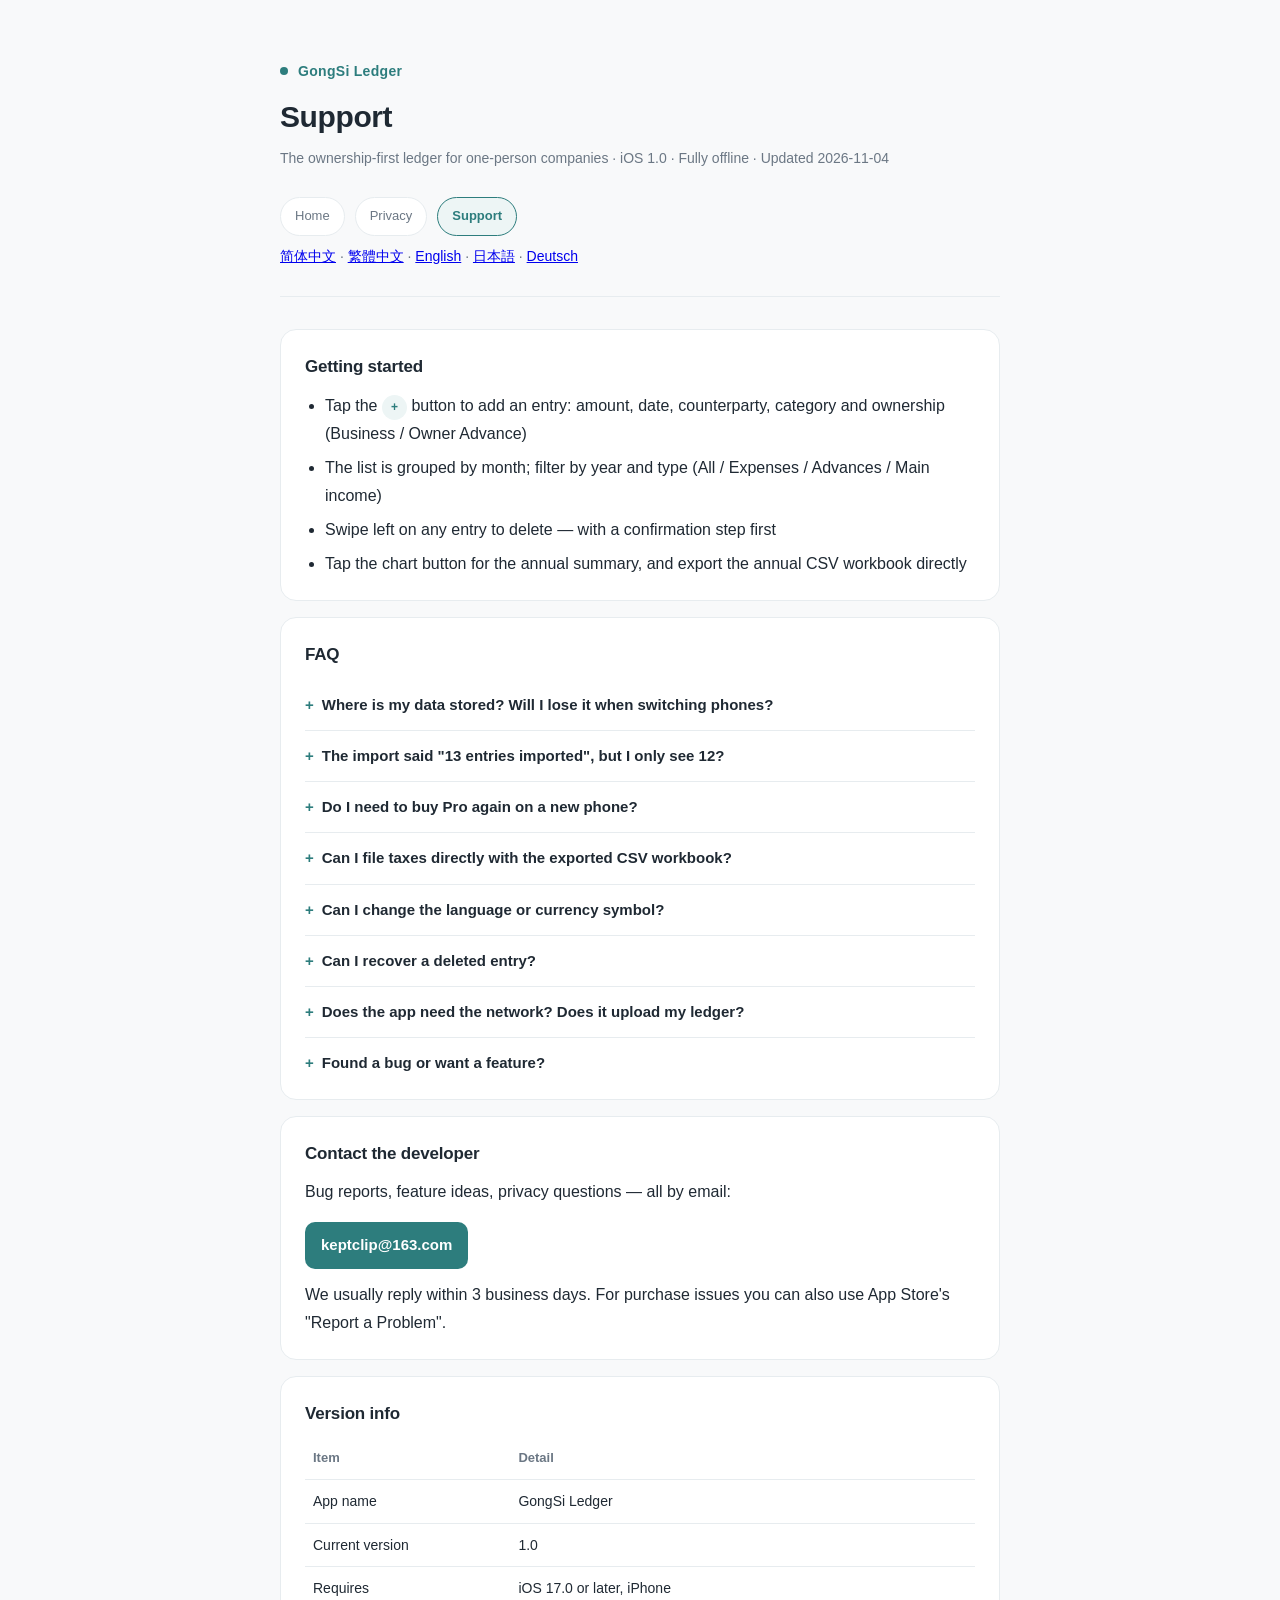
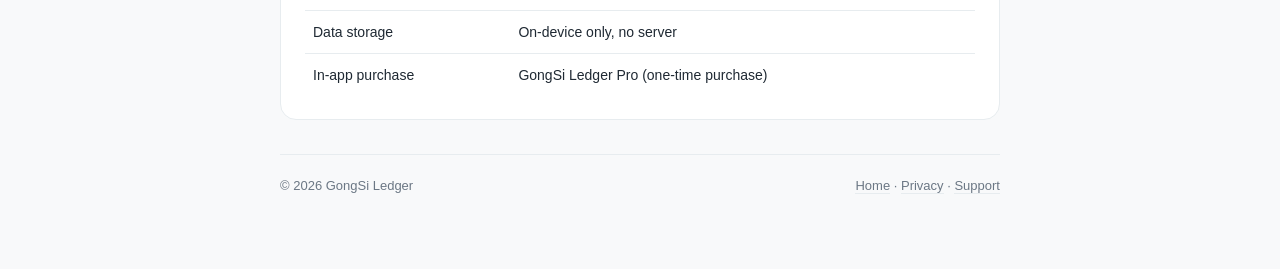
<file: support-en.html>
<!DOCTYPE html>
<html lang="en">
<head>
<meta charset="utf-8">
<meta name="viewport" content="width=device-width, initial-scale=1">
<title>Support · GongSi Ledger</title>
<meta name="description" content="GongSi Ledger Support: FAQ, backup & restore, restoring Pro purchases, contact.">
<link rel="stylesheet" href="style.css">
</head>
<body>
<div class="wrap">

  <header>
    <div class="brand"><span class="dot"></span>GongSi Ledger</div>
    <h1>Support</h1>
    <p class="sub">The ownership-first ledger for one-person companies · iOS 1.0 · Fully offline · Updated 2026-11-04</p>
    <nav>
      <a href="index.html">Home</a>
      <a href="privacy-en.html">Privacy</a>
      <a href="support-en.html" class="active">Support</a>
    </nav>
    <p class="sub" style="margin-top:8px"><a href="support.html">简体中文</a> · <a href="support-zh-Hant.html">繁體中文</a> · <a href="support-en.html">English</a> · <a href="support-ja.html">日本語</a> · <a href="support-de.html">Deutsch</a></p>
  </header>


  <section>
    <h2>Getting started</h2>
    <ul>
      <li>Tap the <span class="badge">+</span> button to add an entry: amount, date, counterparty, category and ownership (Business / Owner Advance)</li>
      <li>The list is grouped by month; filter by year and type (All / Expenses / Advances / Main income)</li>
      <li>Swipe left on any entry to delete — with a confirmation step first</li>
      <li>Tap the chart button for the annual summary, and export the annual CSV workbook directly</li>
    </ul>
  </section>
  <section>
    <h2>FAQ</h2>
    <div class="faq">
      <details><summary>Where is my data stored? Will I lose it when switching phones?</summary>
        <div class="answer">Everything stays on the device — nothing is uploaded. Before switching phones, export a JSON backup under "Settings → Local Backup" and import it on the new device under "Settings → Restore Backup". Monthly exports are recommended.</div></details>
      <details><summary>The import said "13 entries imported", but I only see 12?</summary>
        <div class="answer">The backup contains records from <strong>all years</strong>, while the list shows only the selected year. Switch to the matching year — or "All" — to see everything. No data was lost.</div></details>
      <details><summary>Do I need to buy Pro again on a new phone?</summary>
        <div class="answer">No. Pro is a one-time purchase. On the paywall, tap "Restore Purchases" with the same Apple ID you used to buy.</div></details>
      <details><summary>Can I file taxes directly with the exported CSV workbook?</summary>
        <div class="answer">No. GongSi Ledger organizes data; it is not a tax advisor. The exported file is organized source material — have official filings reviewed by a certified accountant.</div></details>
      <details><summary>Can I change the language or currency symbol?</summary>
        <div class="answer">Yes. Settings offers Simplified Chinese, Traditional Chinese, English, Japanese and German; the currency symbol is configurable. Switching never changes your data.</div></details>
      <details><summary>Can I recover a deleted entry?</summary>
        <div class="answer">In-app deletion is permanent, but the app keeps an automatic backup after every change — see "Settings → Local Backup" to inspect and restore the latest one.</div></details>
      <details><summary>Does the app need the network? Does it upload my ledger?</summary>
        <div class="answer">No network, no upload. Apart from App Store purchase validation, the app makes no network requests at all. See the <a href="privacy-en.html">Privacy Policy</a>.</div></details>
      <details><summary>Found a bug or want a feature?</summary>
        <div class="answer">Email us directly, ideally with: iPhone model, iOS version, app version (bottom of Settings), and reproduction steps. Screenshots help.</div></details>
    </div>
  </section>
  <section>
    <h2>Contact the developer</h2>
    <p>Bug reports, feature ideas, privacy questions — all by email:</p>
    <a class="mail" href="mailto:keptclip@163.com">keptclip@163.com</a>
    <p style="margin-top:12px">We usually reply within 3 business days. For purchase issues you can also use App Store's "Report a Problem".</p>
  </section>
  <section>
    <h2>Version info</h2>
    <table>
      <tr><th>Item</th><th>Detail</th></tr>
      <tr><td>App name</td><td>GongSi Ledger</td></tr>
      <tr><td>Current version</td><td>1.0</td></tr>
      <tr><td>Requires</td><td>iOS 17.0 or later, iPhone</td></tr>
      <tr><td>Data storage</td><td>On-device only, no server</td></tr>
      <tr><td>In-app purchase</td><td>GongSi Ledger Pro (one-time purchase)</td></tr>
    </table>
  </section>


  <footer>
    <span>© 2026 GongSi Ledger</span>
    <span><a href="index.html">Home</a> · <a href="privacy-en.html">Privacy</a> · <a href="support-en.html">Support</a></span>
  </footer>

</div>
</body>
</html>
</file>
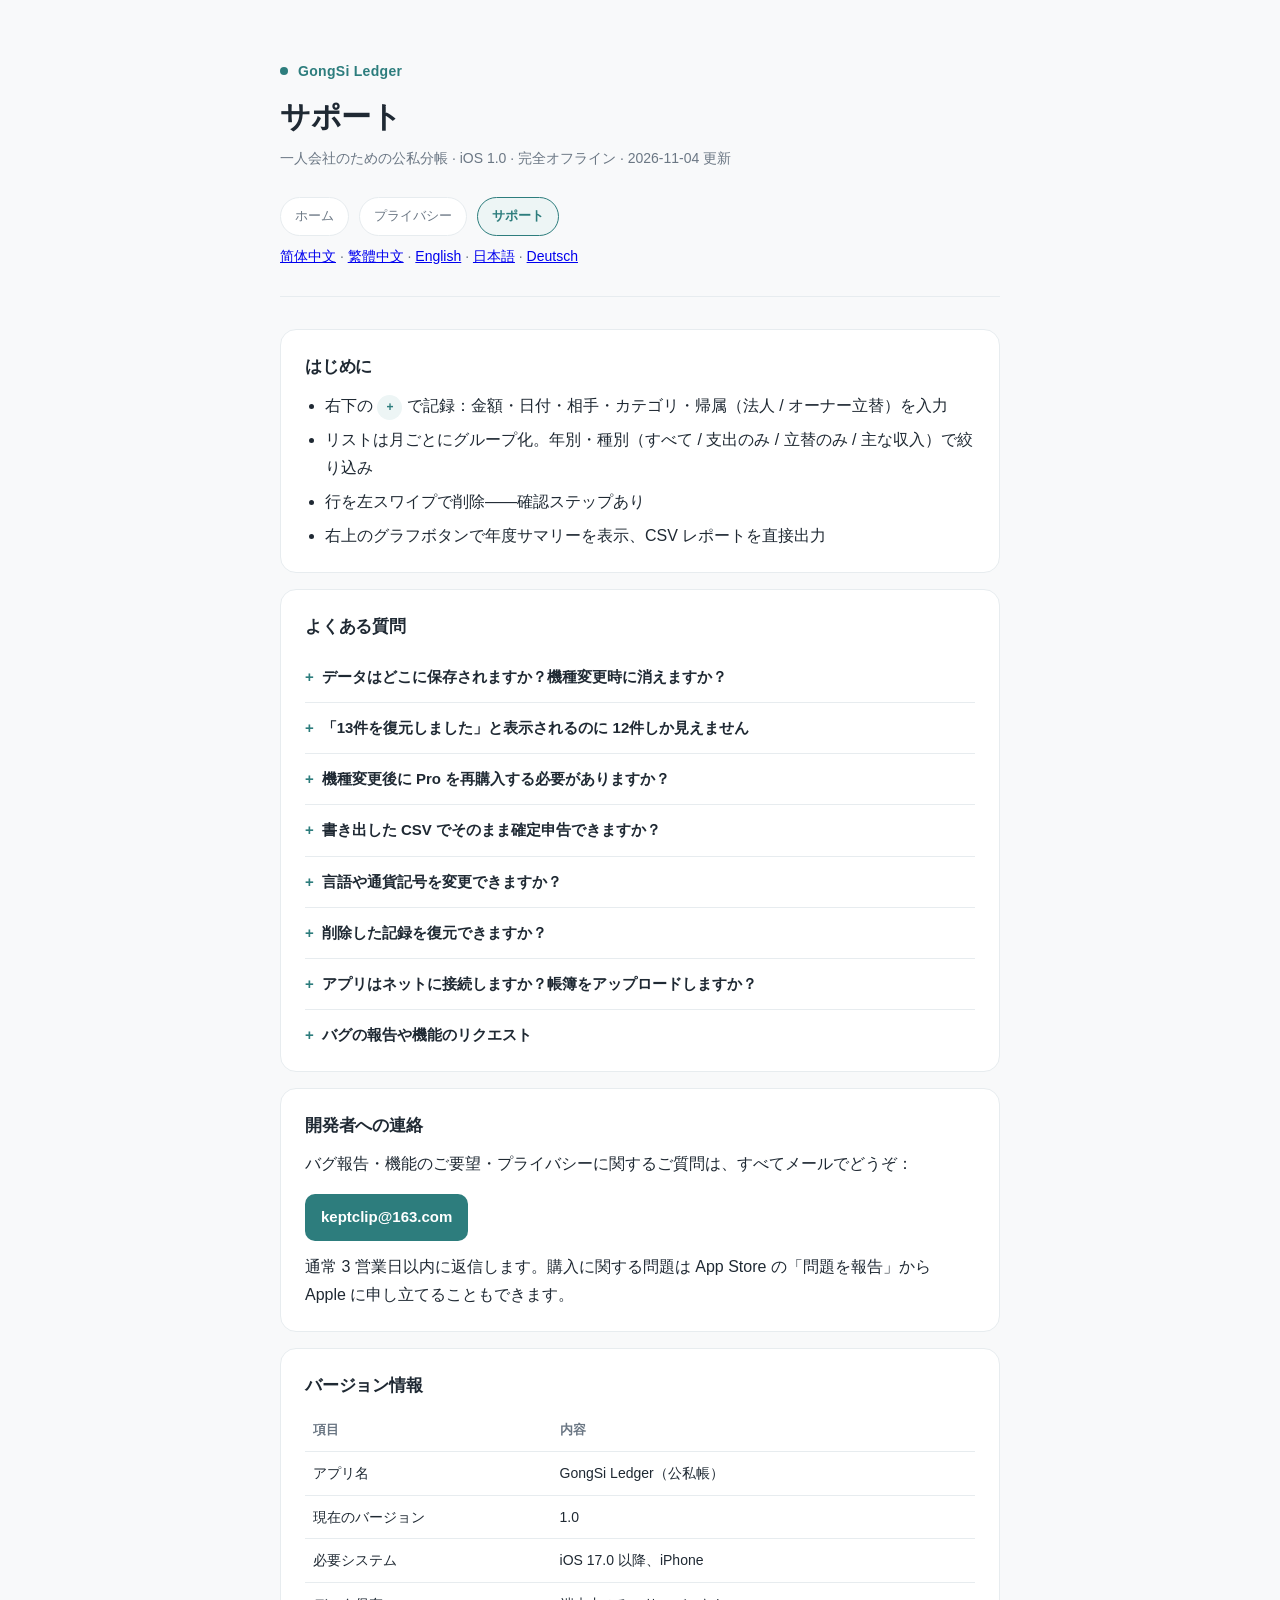
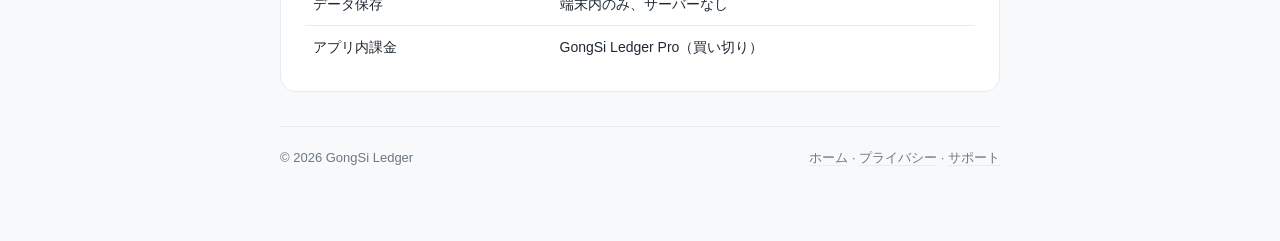
<file: support-ja.html>
<!DOCTYPE html>
<html lang="ja">
<head>
<meta charset="utf-8">
<meta name="viewport" content="width=device-width, initial-scale=1">
<title>サポート · GongSi Ledger</title>
<meta name="description" content="GongSi Ledger サポート：よくある質問、バックアップと復元、Pro の復元、お問い合わせ。">
<link rel="stylesheet" href="style.css">
</head>
<body>
<div class="wrap">

  <header>
    <div class="brand"><span class="dot"></span>GongSi Ledger</div>
    <h1>サポート</h1>
    <p class="sub">一人会社のための公私分帳 · iOS 1.0 · 完全オフライン · 2026-11-04 更新</p>
    <nav>
      <a href="index.html">ホーム</a>
      <a href="privacy-ja.html">プライバシー</a>
      <a href="support-ja.html" class="active">サポート</a>
    </nav>
    <p class="sub" style="margin-top:8px"><a href="support.html">简体中文</a> · <a href="support-zh-Hant.html">繁體中文</a> · <a href="support-en.html">English</a> · <a href="support-ja.html">日本語</a> · <a href="support-de.html">Deutsch</a></p>
  </header>


  <section>
    <h2>はじめに</h2>
    <ul>
      <li>右下の <span class="badge">+</span> で記録：金額・日付・相手・カテゴリ・帰属（法人 / オーナー立替）を入力</li>
      <li>リストは月ごとにグループ化。年別・種別（すべて / 支出のみ / 立替のみ / 主な収入）で絞り込み</li>
      <li>行を左スワイプで削除——確認ステップあり</li>
      <li>右上のグラフボタンで年度サマリーを表示、CSV レポートを直接出力</li>
    </ul>
  </section>
  <section>
    <h2>よくある質問</h2>
    <div class="faq">
      <details><summary>データはどこに保存されますか？機種変更時に消えますか？</summary>
        <div class="answer">すべて端末内に保存され、クラウドには送られません。機種変更の前に「設定 → ローカルバックアップ」で JSON を書き出し、新しい端末の「設定 → バックアップを復元」で読み込めば完全に復元できます。月 1 回の書き出しをおすすめします。</div></details>
      <details><summary>「13件を復元しました」と表示されるのに 12件しか見えません</summary>
        <div class="answer">復元されるのはバックアップ内の<strong>全年度</strong>の記録ですが、リストは選択中の年度のみ表示します。該当する年に切り替えるか「すべて」を選ぶと全件表示されます。データは失われていません。</div></details>
      <details><summary>機種変更後に Pro を再購入する必要がありますか？</summary>
        <div class="answer">不要です。Pro は買い切りです。購入時と同じ Apple ID で、購入ページの「購入を復元」をタップすれば無料で復元できます。</div></details>
      <details><summary>書き出した CSV でそのまま確定申告できますか？</summary>
        <div class="answer">できません。GongSi Ledger はデータ整理ツールであり、税務顧問ではありません。書き出しは整理済みの素材です。正式な申告は公認会計士の確認を受けてください。</div></details>
      <details><summary>言語や通貨記号を変更できますか？</summary>
        <div class="answer">できます。設定ページで簡体字中国語・繁体字中国語・英語・日本語・ドイツ語の 5 言語を切り替えられ、通貨記号も変更可能。切り替えてもデータは変わりません。</div></details>
      <details><summary>削除した記録を復元できますか？</summary>
        <div class="answer">アプリ内の削除は取り消せませんが、変更のたびに自動バックアップが保存されます。「設定 → ローカルバックアップ」で最新のバックアップを確認・復元できます。</div></details>
      <details><summary>アプリはネットに接続しますか？帳簿をアップロードしますか？</summary>
        <div class="answer">接続しません、アップロードもしません。App Store の課金検証を除き、ネットワーク要求は一切行いません。詳しくは<a href="privacy-ja.html">プライバシーポリシー</a>をご覧ください。</div></details>
      <details><summary>バグの報告や機能のリクエスト</summary>
        <div class="answer">メールで直接ご連絡ください。iPhone の機種、iOS バージョン、アプリのバージョン（設定ページ下部）、再現手順を添えていただくと助かります。スクリーンショットも有用です。</div></details>
    </div>
  </section>
  <section>
    <h2>開発者への連絡</h2>
    <p>バグ報告・機能のご要望・プライバシーに関するご質問は、すべてメールでどうぞ：</p>
    <a class="mail" href="mailto:keptclip@163.com">keptclip@163.com</a>
    <p style="margin-top:12px">通常 3 営業日以内に返信します。購入に関する問題は App Store の「問題を報告」から Apple に申し立てることもできます。</p>
  </section>
  <section>
    <h2>バージョン情報</h2>
    <table>
      <tr><th>項目</th><th>内容</th></tr>
      <tr><td>アプリ名</td><td>GongSi Ledger（公私帳）</td></tr>
      <tr><td>現在のバージョン</td><td>1.0</td></tr>
      <tr><td>必要システム</td><td>iOS 17.0 以降、iPhone</td></tr>
      <tr><td>データ保存</td><td>端末内のみ、サーバーなし</td></tr>
      <tr><td>アプリ内課金</td><td>GongSi Ledger Pro（買い切り）</td></tr>
    </table>
  </section>


  <footer>
    <span>© 2026 GongSi Ledger</span>
    <span><a href="index.html">ホーム</a> · <a href="privacy-ja.html">プライバシー</a> · <a href="support-ja.html">サポート</a></span>
  </footer>

</div>
</body>
</html>
</file>
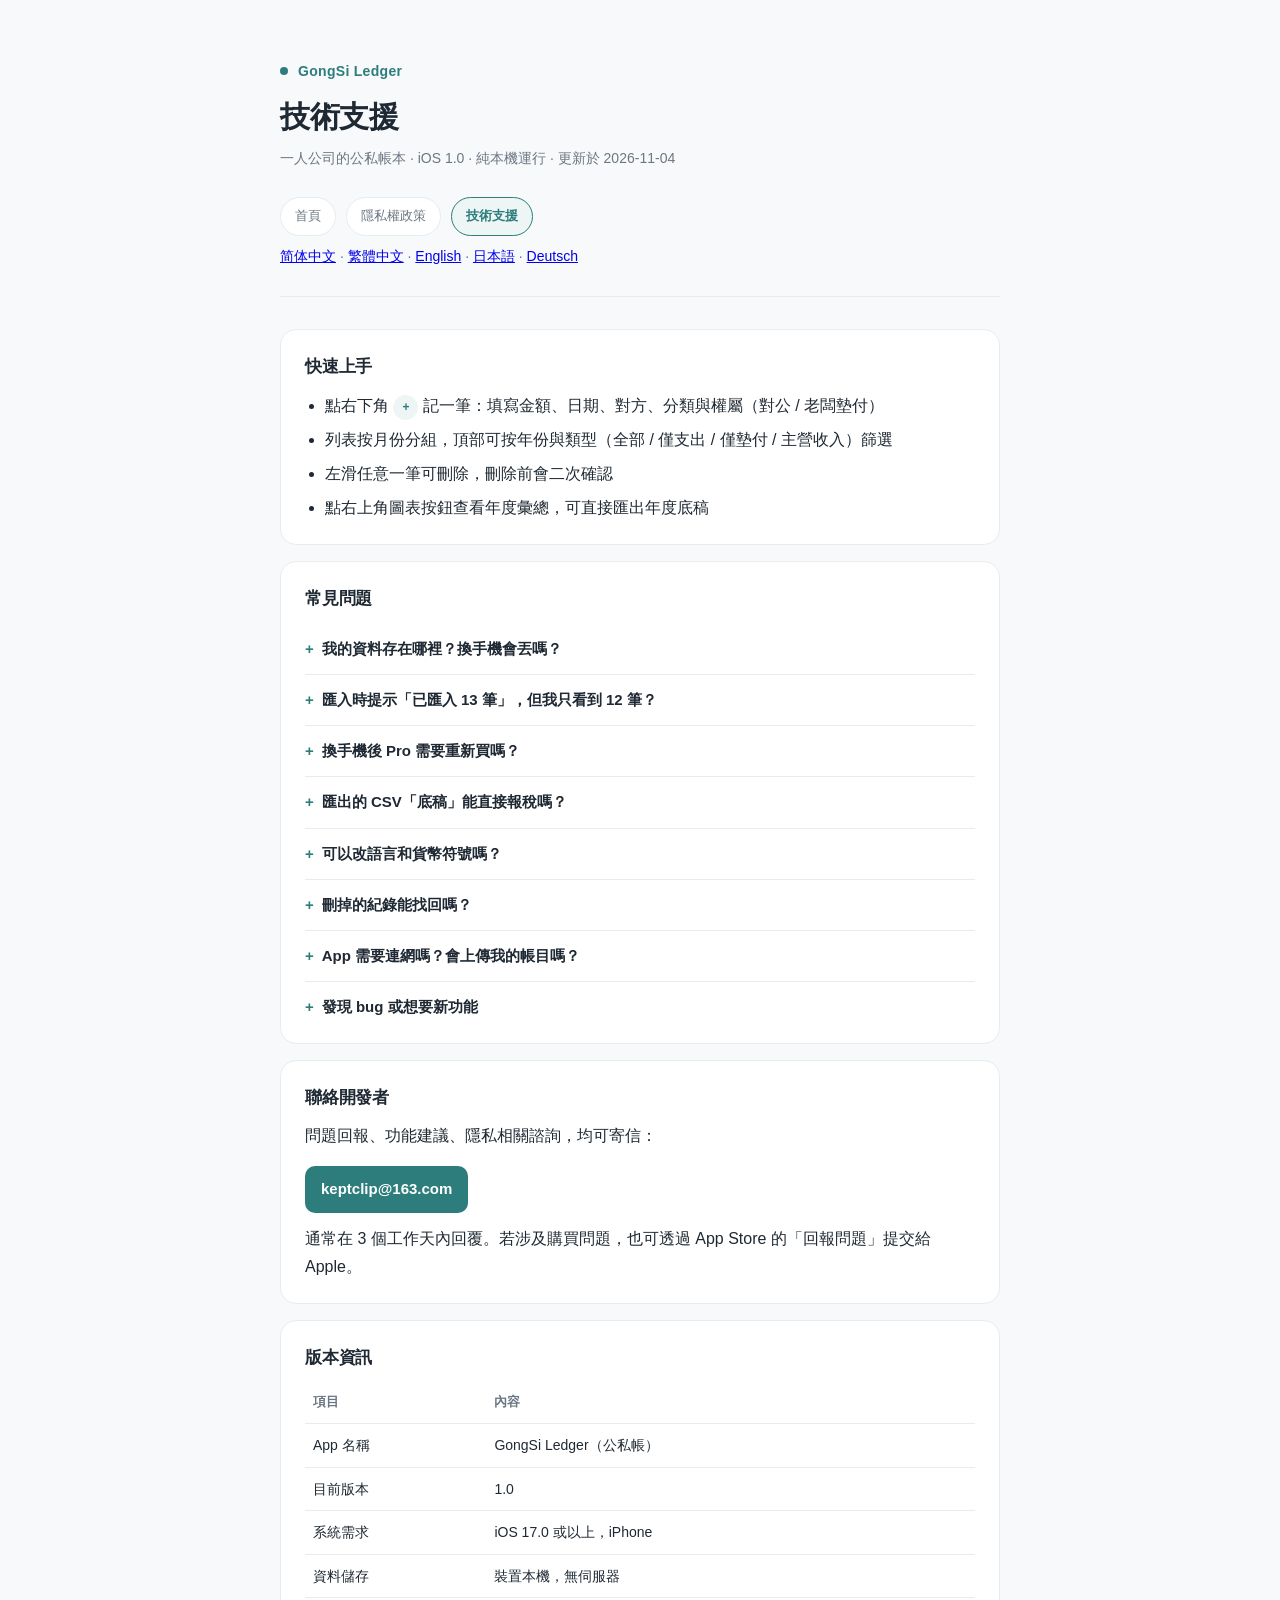
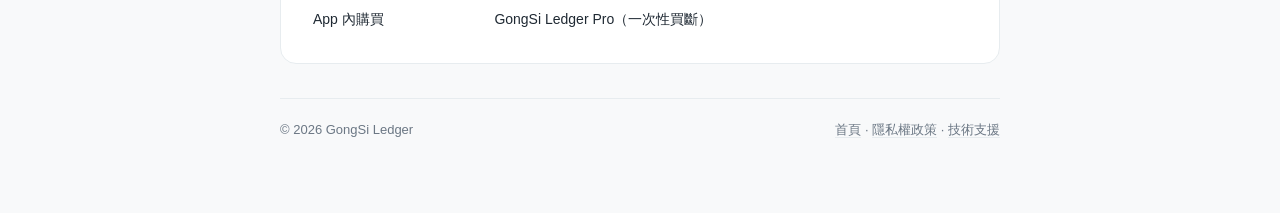
<file: support-zh-Hant.html>
<!DOCTYPE html>
<html lang="zh-Hant">
<head>
<meta charset="utf-8">
<meta name="viewport" content="width=device-width, initial-scale=1">
<title>技術支援 · GongSi Ledger</title>
<meta name="description" content="GongSi Ledger 技術支援：常見問題、備份還原、Pro 恢復購買與聯絡方式。">
<link rel="stylesheet" href="style.css">
</head>
<body>
<div class="wrap">

  <header>
    <div class="brand"><span class="dot"></span>GongSi Ledger</div>
    <h1>技術支援</h1>
    <p class="sub">一人公司的公私帳本 · iOS 1.0 · 純本機運行 · 更新於 2026-11-04</p>
    <nav>
      <a href="index.html">首頁</a>
      <a href="privacy-zh-Hant.html">隱私權政策</a>
      <a href="support-zh-Hant.html" class="active">技術支援</a>
    </nav>
    <p class="sub" style="margin-top:8px"><a href="support.html">简体中文</a> · <a href="support-zh-Hant.html">繁體中文</a> · <a href="support-en.html">English</a> · <a href="support-ja.html">日本語</a> · <a href="support-de.html">Deutsch</a></p>
  </header>


  <section>
    <h2>快速上手</h2>
    <ul>
      <li>點右下角 <span class="badge">+</span> 記一筆：填寫金額、日期、對方、分類與權屬（對公 / 老闆墊付）</li>
      <li>列表按月份分組，頂部可按年份與類型（全部 / 僅支出 / 僅墊付 / 主營收入）篩選</li>
      <li>左滑任意一筆可刪除，刪除前會二次確認</li>
      <li>點右上角圖表按鈕查看年度彙總，可直接匯出年度底稿</li>
    </ul>
  </section>
  <section>
    <h2>常見問題</h2>
    <div class="faq">
      <details><summary>我的資料存在哪裡？換手機會丟嗎？</summary>
        <div class="answer">全部存在本機，不上雲。換手機前請在「設定 → 本機備份」匯出一份 JSON，在新手機的「設定 → 還原備份」裡匯入即可完整還原。建議每月匯出一次。</div></details>
      <details><summary>匯入時提示「已匯入 13 筆」，但我只看到 12 筆？</summary>
        <div class="answer">匯入的是備份檔案裡的<strong>全部年份</strong>紀錄，而列表預設只顯示目前所選年份。切換到對應年份或選擇「全部」即可看到全部紀錄，資料不會遺失。</div></details>
      <details><summary>換手機後 Pro 需要重新買嗎？</summary>
        <div class="answer">不需要。Pro 是買斷制，用購買時的同一個 Apple ID 在解鎖頁點「恢復購買」即可免費恢復。</div></details>
      <details><summary>匯出的 CSV「底稿」能直接報稅嗎？</summary>
        <div class="answer">不能。GongSi Ledger 是資料整理工具，不是稅務顧問；匯出的資料僅作為整理後的原始素材，正式申報前請交由註冊會計師審核。</div></details>
      <details><summary>可以改語言和貨幣符號嗎？</summary>
        <div class="answer">可以。設定頁支援簡體中文、繁體中文、English、日本語、Deutsch 五種介面語言，貨幣符號可自行切換，歷史資料不會因切換而改變。</div></details>
      <details><summary>刪掉的紀錄能找回嗎？</summary>
        <div class="answer">App 內刪除不可復原，但 App 會在每次改動後自動保存一份備份檔案，可在「設定 → 本機備份」查看並還原最近的備份。</div></details>
      <details><summary>App 需要連網嗎？會上傳我的帳目嗎？</summary>
        <div class="answer">不需要連網，也不會上傳。除 App Store 的內購驗證外，App 不發起任何網路請求。詳見<a href="privacy-zh-Hant.html">隱私權政策</a>。</div></details>
      <details><summary>發現 bug 或想要新功能</summary>
        <div class="answer">歡迎直接寄信，請附上：iPhone 機型、iOS 版本、App 版本（設定頁底部可見）、以及重現步驟。截圖更有幫助。</div></details>
    </div>
  </section>
  <section>
    <h2>聯絡開發者</h2>
    <p>問題回報、功能建議、隱私相關諮詢，均可寄信：</p>
    <a class="mail" href="mailto:keptclip@163.com">keptclip@163.com</a>
    <p style="margin-top:12px">通常在 3 個工作天內回覆。若涉及購買問題，也可透過 App Store 的「回報問題」提交給 Apple。</p>
  </section>
  <section>
    <h2>版本資訊</h2>
    <table>
      <tr><th>項目</th><th>內容</th></tr>
      <tr><td>App 名稱</td><td>GongSi Ledger（公私帳）</td></tr>
      <tr><td>目前版本</td><td>1.0</td></tr>
      <tr><td>系統需求</td><td>iOS 17.0 或以上，iPhone</td></tr>
      <tr><td>資料儲存</td><td>裝置本機，無伺服器</td></tr>
      <tr><td>App 內購買</td><td>GongSi Ledger Pro（一次性買斷）</td></tr>
    </table>
  </section>


  <footer>
    <span>© 2026 GongSi Ledger</span>
    <span><a href="index.html">首頁</a> · <a href="privacy-zh-Hant.html">隱私權政策</a> · <a href="support-zh-Hant.html">技術支援</a></span>
  </footer>

</div>
</body>
</html>
</file>
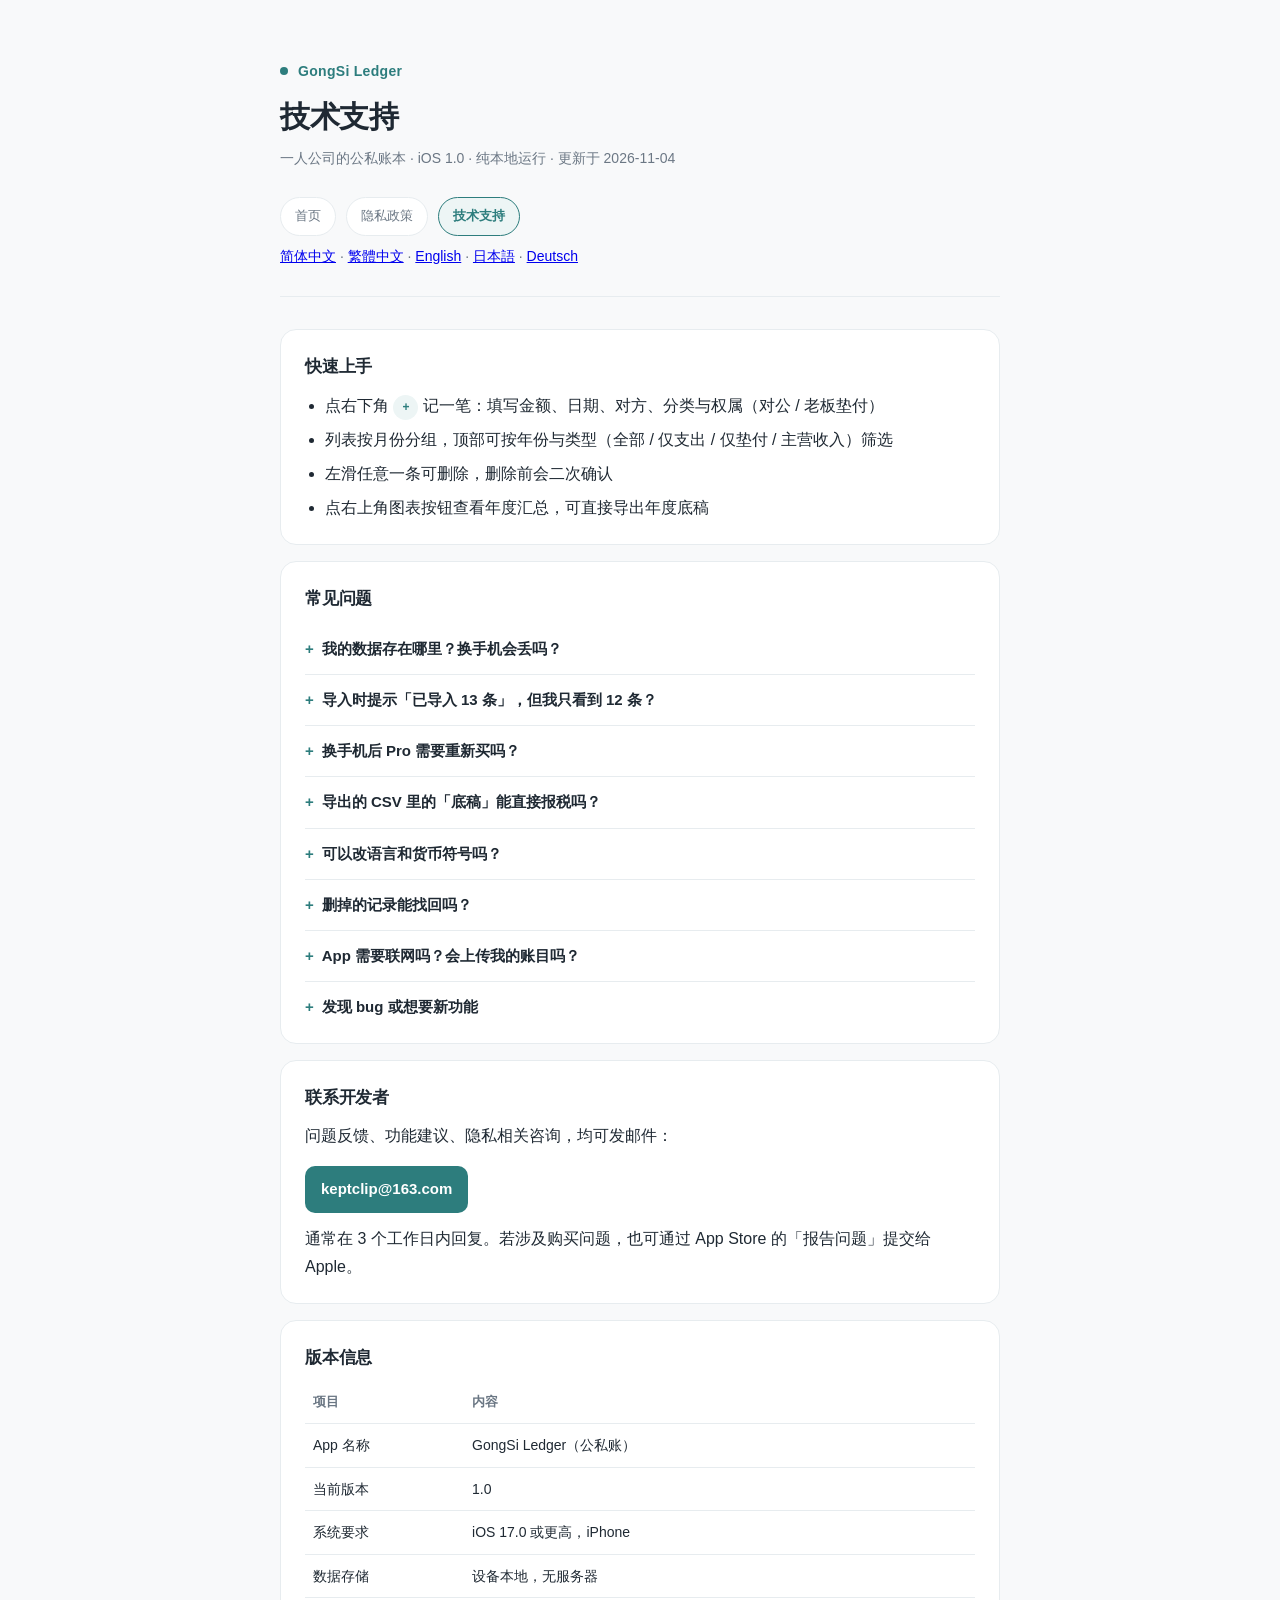
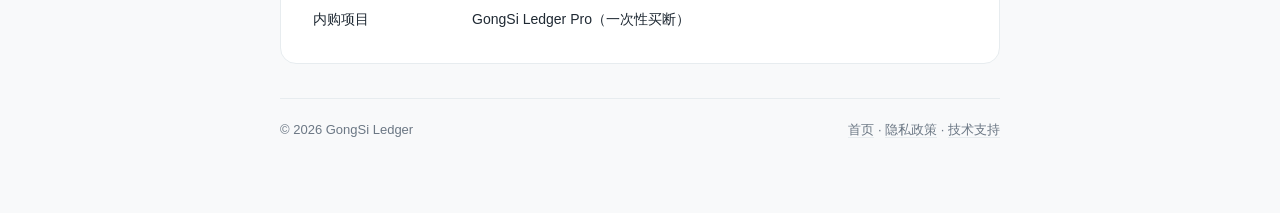
<file: support.html>
<!DOCTYPE html>
<html lang="zh-Hans">
<head>
<meta charset="utf-8">
<meta name="viewport" content="width=device-width, initial-scale=1">
<title>技术支持 · GongSi Ledger</title>
<meta name="description" content="GongSi Ledger 技术支持：常见问题、备份恢复、Pro 恢复购买与联系方式。">
<link rel="stylesheet" href="style.css">
</head>
<body>
<div class="wrap">

  <header>
    <div class="brand"><span class="dot"></span>GongSi Ledger</div>
    <h1>技术支持</h1>
    <p class="sub">一人公司的公私账本 · iOS 1.0 · 纯本地运行 · 更新于 2026-11-04</p>
    <nav>
      <a href="index.html">首页</a>
      <a href="privacy.html">隐私政策</a>
      <a href="support.html" class="active">技术支持</a>
    </nav>
    <p class="sub" style="margin-top:8px"><a href="support.html">简体中文</a> · <a href="support-zh-Hant.html">繁體中文</a> · <a href="support-en.html">English</a> · <a href="support-ja.html">日本語</a> · <a href="support-de.html">Deutsch</a></p>
  </header>


  <section>
    <h2>快速上手</h2>
    <ul>
      <li>点右下角 <span class="badge">+</span> 记一笔：填写金额、日期、对方、分类与权属（对公 / 老板垫付）</li>
      <li>列表按月份分组，顶部可按年份与类型（全部 / 仅支出 / 仅垫付 / 主营收入）筛选</li>
      <li>左滑任意一条可删除，删除前会二次确认</li>
      <li>点右上角图表按钮查看年度汇总，可直接导出年度底稿</li>
    </ul>
  </section>
  <section>
    <h2>常见问题</h2>
    <div class="faq">
      <details><summary>我的数据存在哪里？换手机会丢吗？</summary>
        <div class="answer">全部存在本机，不上云。换手机前请在「设置 → 本地备份」导出一份 JSON，在新手机的「设置 → 恢复备份」里导入即可完整恢复。建议每月导出一次。</div></details>
      <details><summary>导入时提示「已导入 13 条」，但我只看到 12 条？</summary>
        <div class="answer">导入的是备份文件里的<strong>全部年份</strong>记录，而列表默认只显示当前所选年份。切换到对应年份或选择「全部」即可看到全部记录，数据不会丢失。</div></details>
      <details><summary>换手机后 Pro 需要重新买吗？</summary>
        <div class="answer">不需要。Pro 是买断制，用购买时的同一个 Apple ID 在解锁页点「恢复购买」即可免费恢复。</div></details>
      <details><summary>导出的 CSV 里的「底稿」能直接报税吗？</summary>
        <div class="answer">不能。GongSi Ledger 是数据整理工具，不是税务顾问；导出的数据仅作为整理后的原始素材，正式申报前请交由注册会计师审核。</div></details>
      <details><summary>可以改语言和货币符号吗？</summary>
        <div class="answer">可以。设置页支持简体中文、繁體中文、English、日本語、Deutsch 五种界面语言，货币符号可自行切换，历史数据不会因切换而改变。</div></details>
      <details><summary>删掉的记录能找回吗？</summary>
        <div class="answer">App 内删除不可撤销，但 App 会在每次改动后自动保存一份备份文件，可在「设置 → 本地备份」查看并恢复最近的备份。</div></details>
      <details><summary>App 需要联网吗？会上传我的账目吗？</summary>
        <div class="answer">不需要联网，也不会上传。除 App Store 的内购校验外，App 不发起任何网络请求。详见<a href="privacy.html">隐私政策</a>。</div></details>
      <details><summary>发现 bug 或想要新功能</summary>
        <div class="answer">欢迎直接发邮件，请附上：iPhone 型号、iOS 版本、App 版本（设置页底部可见）、以及复现步骤。截图更有帮助。</div></details>
    </div>
  </section>
  <section>
    <h2>联系开发者</h2>
    <p>问题反馈、功能建议、隐私相关咨询，均可发邮件：</p>
    <a class="mail" href="mailto:keptclip@163.com">keptclip@163.com</a>
    <p style="margin-top:12px">通常在 3 个工作日内回复。若涉及购买问题，也可通过 App Store 的「报告问题」提交给 Apple。</p>
  </section>
  <section>
    <h2>版本信息</h2>
    <table>
      <tr><th>项目</th><th>内容</th></tr>
      <tr><td>App 名称</td><td>GongSi Ledger（公私账）</td></tr>
      <tr><td>当前版本</td><td>1.0</td></tr>
      <tr><td>系统要求</td><td>iOS 17.0 或更高，iPhone</td></tr>
      <tr><td>数据存储</td><td>设备本地，无服务器</td></tr>
      <tr><td>内购项目</td><td>GongSi Ledger Pro（一次性买断）</td></tr>
    </table>
  </section>


  <footer>
    <span>© 2026 GongSi Ledger</span>
    <span><a href="index.html">首页</a> · <a href="privacy.html">隐私政策</a> · <a href="support.html">技术支持</a></span>
  </footer>

</div>
</body>
</html>
</file>
<file: style.css>
:root {
  --bg: #F8F9FA;
  --card: #FFFFFF;
  --text: #1F2933;
  --text-2: #6B7784;
  --line: #E7ECEF;
  --accent: #2D7D7D;
  --accent-soft: #EDF5F5;
}

* { box-sizing: border-box; }

html { -webkit-text-size-adjust: 100%; }

body {
  margin: 0;
  padding: 0 20px 72px;
  background: var(--bg);
  color: var(--text);
  font-family: -apple-system, BlinkMacSystemFont, "SF Pro SC", "PingFang SC",
    "Helvetica Neue", "Hiragino Sans", "Noto Sans CJK SC", sans-serif;
  font-size: 16px;
  line-height: 1.75;
}

.wrap { max-width: 720px; margin: 0 auto; }

header {
  padding: 56px 0 28px;
  border-bottom: 1px solid var(--line);
  margin-bottom: 32px;
}

.brand {
  display: inline-flex;
  align-items: center;
  gap: 10px;
  font-size: 14px;
  font-weight: 600;
  color: var(--accent);
  letter-spacing: .3px;
  margin-bottom: 14px;
}

.dot {
  width: 8px; height: 8px; border-radius: 50%;
  background: var(--accent);
}

h1 {
  font-size: 30px;
  line-height: 1.3;
  margin: 0 0 10px;
  letter-spacing: -.4px;
}

.sub {
  color: var(--text-2);
  font-size: 14px;
  margin: 0;
}

nav {
  margin: 26px 0 0;
  display: flex;
  gap: 10px;
  flex-wrap: wrap;
}

nav a {
  display: inline-block;
  padding: 7px 14px;
  border-radius: 999px;
  background: var(--card);
  border: 1px solid var(--line);
  color: var(--text-2);
  text-decoration: none;
  font-size: 13px;
}

nav a:hover { border-color: var(--accent); color: var(--accent); }
nav a.active { background: var(--accent-soft); border-color: var(--accent); color: var(--accent); font-weight: 600; }

section {
  background: var(--card);
  border: 1px solid var(--line);
  border-radius: 16px;
  padding: 22px 24px;
  margin-bottom: 16px;
}

h2 {
  font-size: 17px;
  margin: 0 0 10px;
  letter-spacing: -.2px;
}

h2 .num {
  color: var(--accent);
  font-variant-numeric: tabular-nums;
  margin-right: 8px;
}

p { margin: 0 0 10px; }
p:last-child { margin-bottom: 0; }

ul { margin: 6px 0 0; padding-left: 20px; }
li { margin-bottom: 6px; }
li:last-child { margin-bottom: 0; }

.en {
  color: var(--text-2);
  font-size: 14px;
  line-height: 1.7;
  border-top: 1px dashed var(--line);
  padding-top: 10px;
  margin-top: 12px;
}

table {
  width: 100%;
  border-collapse: collapse;
  font-size: 14px;
  margin-top: 6px;
}

th, td {
  text-align: left;
  padding: 9px 8px;
  border-bottom: 1px solid var(--line);
  vertical-align: top;
}

th { color: var(--text-2); font-weight: 600; font-size: 13px; }
tr:last-child td { border-bottom: none; }

.badge {
  display: inline-block;
  padding: 2px 9px;
  border-radius: 999px;
  background: var(--accent-soft);
  color: var(--accent);
  font-size: 12px;
  font-weight: 600;
}

.faq details {
  border-bottom: 1px solid var(--line);
  padding: 12px 0;
}
.faq details:last-child { border-bottom: none; padding-bottom: 0; }
.faq summary {
  cursor: pointer;
  font-weight: 600;
  font-size: 15px;
  list-style: none;
}
.faq summary::-webkit-details-marker { display: none; }
.faq summary::before {
  content: "+";
  color: var(--accent);
  font-weight: 700;
  margin-right: 8px;
}
.faq details[open] summary::before { content: "–"; }
.faq .answer { margin-top: 8px; color: var(--text-2); font-size: 15px; }

.mail {
  display: inline-block;
  margin-top: 6px;
  padding: 10px 16px;
  border-radius: 10px;
  background: var(--accent);
  color: #fff;
  text-decoration: none;
  font-weight: 600;
  font-size: 15px;
}

footer {
  margin-top: 34px;
  padding-top: 20px;
  border-top: 1px solid var(--line);
  color: var(--text-2);
  font-size: 13px;
  display: flex;
  justify-content: space-between;
  gap: 12px;
  flex-wrap: wrap;
}

footer a { color: var(--text-2); text-decoration: none; border-bottom: 1px solid var(--line); }
footer a:hover { color: var(--accent); border-color: var(--accent); }

@media (max-width: 480px) {
  body { font-size: 15px; padding: 0 16px 56px; }
  h1 { font-size: 25px; }
  section { padding: 18px; border-radius: 14px; }
}
</file>
